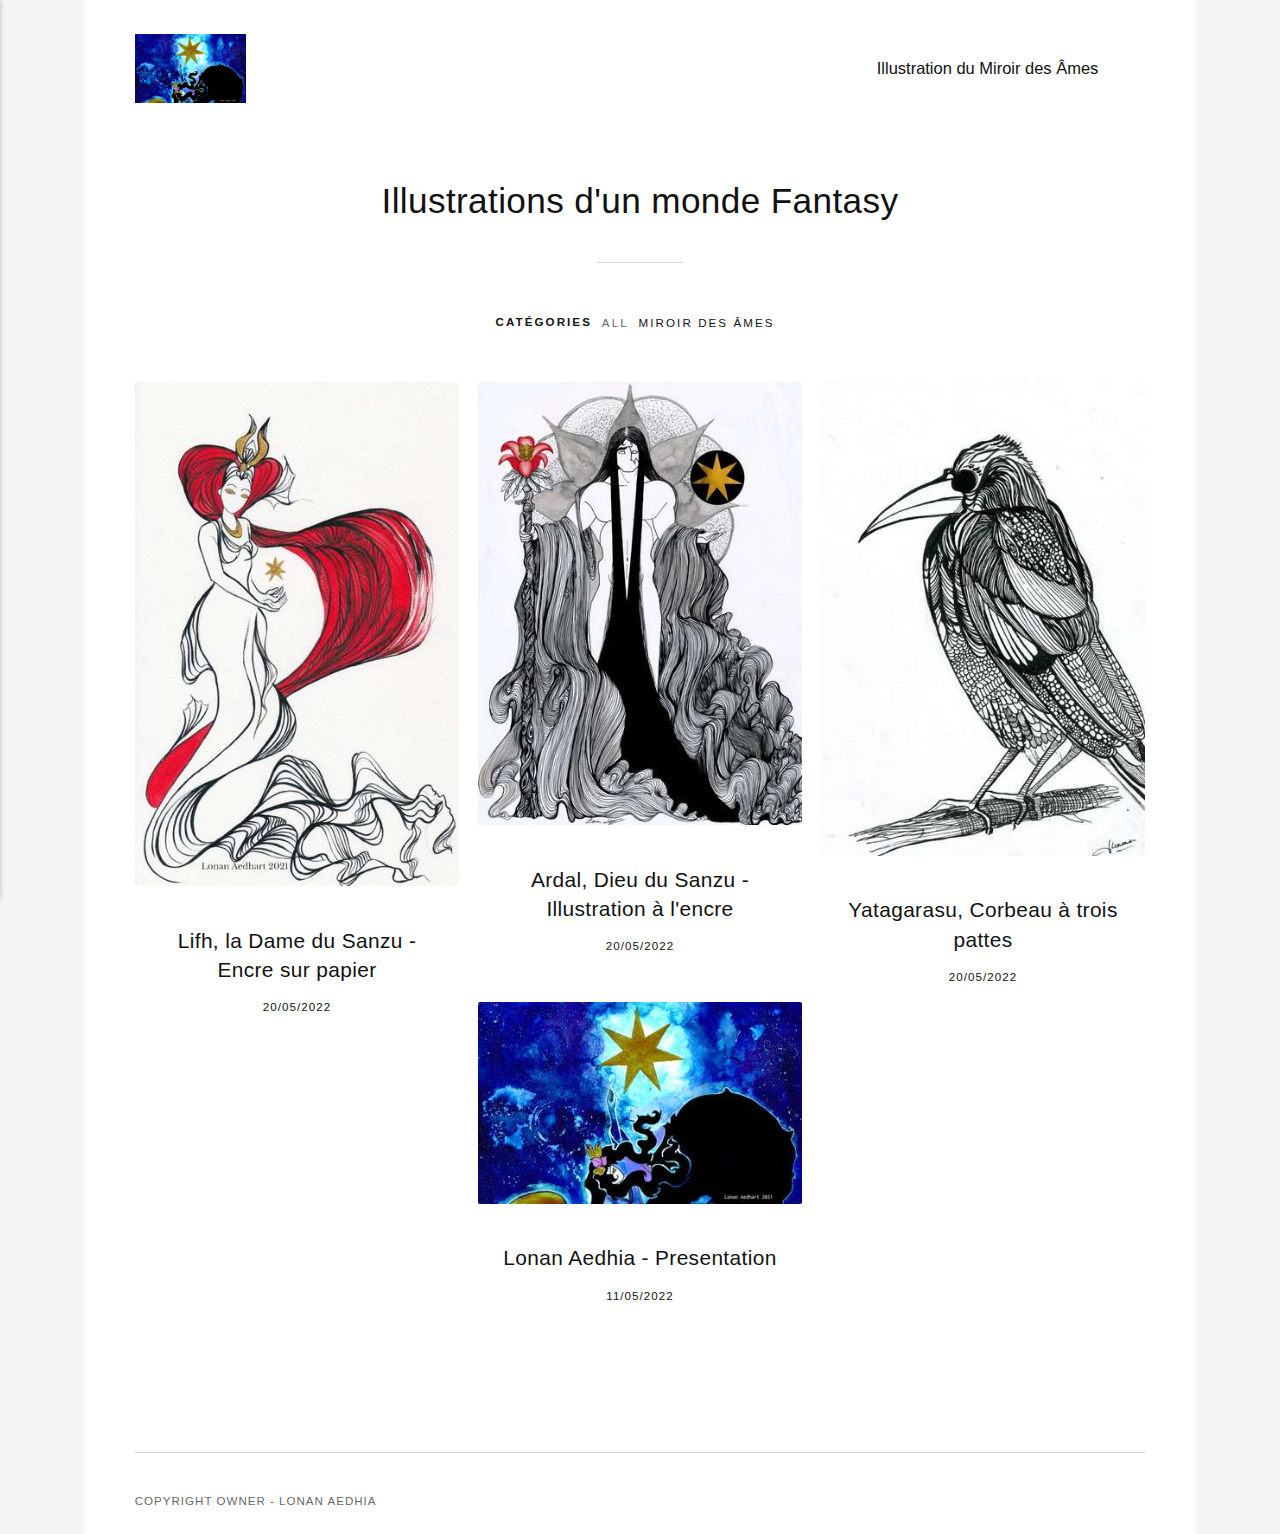
<file: index.html>
<!DOCTYPE html><html lang="fr"><head><meta charset="utf-8"><meta http-equiv="X-UA-Compatible" content="IE=edge"><meta name="viewport" content="width=device-width,initial-scale=1"><title>Lonan Aedhia Illustrations</title><meta name="description" content="Portfolio de Lonan Aedhia"><meta name="generator" content="Publii Open-Source CMS for Static Site"><link rel="canonical" href="https://lonanaedhia.github.io/Illustration/"><link rel="alternate" type="application/atom+xml" href="https://lonanaedhia.github.io/Illustration/feed.xml"><link rel="alternate" type="application/json" href="https://lonanaedhia.github.io/Illustration/feed.json"><meta property="og:title" content="Lonan Aedhia Illustrations"><meta property="og:image" content="https://lonanaedhia.github.io/Illustration/media/website/Astrae-Etoile-close-up-2.jpg"><meta property="og:site_name" content="Lonan Aedhia Illustrations"><meta property="og:description" content="Portfolio de Lonan Aedhia"><meta property="og:url" content="https://lonanaedhia.github.io/Illustration/"><meta property="og:type" content="website"><link rel="stylesheet" href="https://lonanaedhia.github.io/Illustration/assets/css/style.css?v=744b5aae3eb56c4a6235e2a86b6f066c"><script type="application/ld+json">{"@context":"http://schema.org","@type":"Organization","name":"Lonan Aedhia Illustrations","logo":"https://lonanaedhia.github.io/Illustration/media/website/Astrae-Etoile-close-up-2.jpg","url":"https://lonanaedhia.github.io/Illustration/"}</script></head><body><div class="container"><header class="header" id="js-header"><a href="https://lonanaedhia.github.io/Illustration/" class="logo"><img src="https://lonanaedhia.github.io/Illustration/media/website/Astrae-Etoile-close-up-2.jpg" alt="Lonan Aedhia Illustrations"></a><nav class="navbar js-navbar"><button class="navbar__toggle js-toggle" aria-label="Menu"><span class="navbar__toggle-box"><span class="navbar__toggle-inner">Menu</span></span></button><ul class="navbar__menu"><li><a href="https://lonanaedhia.github.io/Illustration/tags/" target="_self">Illustration du Miroir des Âmes</a></li></ul></nav><div class="search"><div class="search__overlay js-search-overlay"><form action="https://lonanaedhia.github.io/Illustration/search.html" class="search__form"><input class="search__input js-search-input" type="search" name="q" placeholder="search..." aria-label="Search input" autofocus="autofocus"> <button class="search__submit">Search</button></form></div><button class="search__btn js-search-btn" aria-label="Search"><svg role="presentation" focusable="false" height="15" width="15"><use xlink:href="https://lonanaedhia.github.io/Illustration/assets/svg/svg-map.svg#search"/></svg></button></div></header><main><div class="hero wrapper"><h1>Illustrations d'un monde Fantasy</h1></div><nav class="filter"><ul class="filter__button-group"><li><strong>Catégories</strong></li><li><button class="filter__item is-active" data-filter="*">All</button></li><li><button class="filter__item" data-filter=".miroir-des-ames">Miroir des Âmes</button></li></ul></nav><div class="l-col l-col--3"><article class="c-card miroir-des-ames"><a href="https://lonanaedhia.github.io/Illustration/lifh-la-dame-du-sanzu-encre-sur-papier.html" class="c-card__link"><div class="c-card__header"><img src="https://lonanaedhia.github.io/Illustration/media/posts/4/Lifh-01-SMALL.jpg" srcset="https://lonanaedhia.github.io/Illustration/media/posts/4/responsive/Lifh-01-SMALL-xs.jpg 300w, https://lonanaedhia.github.io/Illustration/media/posts/4/responsive/Lifh-01-SMALL-sm.jpg 480w, https://lonanaedhia.github.io/Illustration/media/posts/4/responsive/Lifh-01-SMALL-md.jpg 768w, https://lonanaedhia.github.io/Illustration/media/posts/4/responsive/Lifh-01-SMALL-lg.jpg 1024w, https://lonanaedhia.github.io/Illustration/media/posts/4/responsive/Lifh-01-SMALL-xl.jpg 1360w, https://lonanaedhia.github.io/Illustration/media/posts/4/responsive/Lifh-01-SMALL-2xl.jpg 1600w, https://lonanaedhia.github.io/Illustration/media/posts/4/responsive/Lifh-01-SMALL-sm2.jpg 375w" sizes="(min-width: 75em) 25vw, (min-width: 56.25em) 33vw, (min-width: 37.5em) 50vw, 100vw" loading="lazy" height="1000" width="644" alt="Lifh sanzu illustration encre Lonan Aedhia"></div><div class="c-card__body"><div class="c-card__text"><h2>Lifh, la Dame du Sanzu - Encre sur papier</h2><p><time datetime="2022-05-20T20:36">20/05/2022</time></p></div></div></a></article><article class="c-card miroir-des-ames"><a href="https://lonanaedhia.github.io/Illustration/ardal-dieu-du-sanzu-illustration-a-lencre.html" class="c-card__link"><div class="c-card__header"><img src="https://lonanaedhia.github.io/Illustration/media/posts/3/Ardal-01.jpg" srcset="https://lonanaedhia.github.io/Illustration/media/posts/3/responsive/Ardal-01-xs.jpg 300w, https://lonanaedhia.github.io/Illustration/media/posts/3/responsive/Ardal-01-sm.jpg 480w, https://lonanaedhia.github.io/Illustration/media/posts/3/responsive/Ardal-01-md.jpg 768w, https://lonanaedhia.github.io/Illustration/media/posts/3/responsive/Ardal-01-lg.jpg 1024w, https://lonanaedhia.github.io/Illustration/media/posts/3/responsive/Ardal-01-xl.jpg 1360w, https://lonanaedhia.github.io/Illustration/media/posts/3/responsive/Ardal-01-2xl.jpg 1600w, https://lonanaedhia.github.io/Illustration/media/posts/3/responsive/Ardal-01-sm2.jpg 375w" sizes="(min-width: 75em) 25vw, (min-width: 56.25em) 33vw, (min-width: 37.5em) 50vw, 100vw" loading="lazy" height="1000" width="733" alt="Ardal Sanzu Illustration encre papier"></div><div class="c-card__body"><div class="c-card__text"><h2>Ardal, Dieu du Sanzu - Illustration à l&#x27;encre</h2><p><time datetime="2022-05-20T17:07">20/05/2022</time></p></div></div></a></article><article class="c-card miroir-des-ames"><a href="https://lonanaedhia.github.io/Illustration/yatagarasu-corbeau-a-trois-pattes.html" class="c-card__link"><div class="c-card__header"><img src="https://lonanaedhia.github.io/Illustration/media/posts/2/243455613_384932749765584_7903655643948438683_n.jpg" srcset="https://lonanaedhia.github.io/Illustration/media/posts/2/responsive/243455613_384932749765584_7903655643948438683_n-xs.jpg 300w, https://lonanaedhia.github.io/Illustration/media/posts/2/responsive/243455613_384932749765584_7903655643948438683_n-sm.jpg 480w, https://lonanaedhia.github.io/Illustration/media/posts/2/responsive/243455613_384932749765584_7903655643948438683_n-md.jpg 768w, https://lonanaedhia.github.io/Illustration/media/posts/2/responsive/243455613_384932749765584_7903655643948438683_n-lg.jpg 1024w, https://lonanaedhia.github.io/Illustration/media/posts/2/responsive/243455613_384932749765584_7903655643948438683_n-xl.jpg 1360w, https://lonanaedhia.github.io/Illustration/media/posts/2/responsive/243455613_384932749765584_7903655643948438683_n-2xl.jpg 1600w, https://lonanaedhia.github.io/Illustration/media/posts/2/responsive/243455613_384932749765584_7903655643948438683_n-sm2.jpg 375w" sizes="(min-width: 75em) 25vw, (min-width: 56.25em) 33vw, (min-width: 37.5em) 50vw, 100vw" loading="lazy" height="1000" width="685" alt="Corbeau Illustration - Lonan Aedhia"></div><div class="c-card__body"><div class="c-card__text"><h2>Yatagarasu, Corbeau à trois pattes</h2><p><time datetime="2022-05-20T16:59">20/05/2022</time></p></div></div></a></article><article class="c-card"><a href="https://lonanaedhia.github.io/Illustration/lonan-aedhia-presentation.html" class="c-card__link"><div class="c-card__header"><img src="https://lonanaedhia.github.io/Illustration/media/posts/1/Astrae-Etoile-close-up-2-2.jpg" srcset="https://lonanaedhia.github.io/Illustration/media/posts/1/responsive/Astrae-Etoile-close-up-2-2-xs.jpg 300w, https://lonanaedhia.github.io/Illustration/media/posts/1/responsive/Astrae-Etoile-close-up-2-2-sm.jpg 480w, https://lonanaedhia.github.io/Illustration/media/posts/1/responsive/Astrae-Etoile-close-up-2-2-md.jpg 768w, https://lonanaedhia.github.io/Illustration/media/posts/1/responsive/Astrae-Etoile-close-up-2-2-lg.jpg 1024w, https://lonanaedhia.github.io/Illustration/media/posts/1/responsive/Astrae-Etoile-close-up-2-2-xl.jpg 1360w, https://lonanaedhia.github.io/Illustration/media/posts/1/responsive/Astrae-Etoile-close-up-2-2-2xl.jpg 1600w, https://lonanaedhia.github.io/Illustration/media/posts/1/responsive/Astrae-Etoile-close-up-2-2-sm2.jpg 375w" sizes="(min-width: 75em) 25vw, (min-width: 56.25em) 33vw, (min-width: 37.5em) 50vw, 100vw" loading="lazy" height="1242" width="2000" alt=""></div><div class="c-card__body"><div class="c-card__text"><h2>Lonan Aedhia - Presentation</h2><p><time datetime="2022-05-11T10:35">11/05/2022</time></p></div></div></a></article></div></main><footer class="footer"><div class="footer__copyright">Copyright owner - Lonan Aedhia</div></footer></div><script defer="defer" src="https://lonanaedhia.github.io/Illustration/assets/js/scripts.min.js?v=b1f07db09e44ca999e985e714f8eba4e"></script><script>window.publiiThemeMenuConfig={mobileMenuMode:'sidebar',animationSpeed:300,submenuWidth: 'auto',doubleClickTime:500,mobileMenuExpandableSubmenus:true,relatedContainerForOverlayMenuSelector:'.navbar'};</script><script defer="defer" src="https://lonanaedhia.github.io/Illustration/assets/js/isotope.pkgd.min.js?v=2afcff647ed260006faa71c8e779e8d4"></script><script>window.addEventListener("DOMContentLoaded",function(){var j=new Isotope(".l-col",{itemSelector:".c-card",percentPosition:true,layoutMode:"masonry",transitionDuration:"0.6s",masonry:{columnWidth:".c-card"}});var g=document.querySelector(".filter__button-group");if(g){g.addEventListener("click",function(i){if(!matchesSelector(i.target,"button")){return}var k=i.target.getAttribute("data-filter");k=k;j.arrange({filter:k})});var b=document.querySelectorAll(".filter__button-group");for(var c=0,e=b.length;c<e;c++){var d=b[c];h(d)}function h(i){i.addEventListener("click",function(k){if(!matchesSelector(k.target,"button")){return}i.querySelector(".is-active").classList.remove("is-active");k.target.classList.add("is-active")})}}var a=document.querySelector(".l-col");var f=document.querySelectorAll(".c-card");a.classList.add("is-visible");j.revealItemElements(f)});</script><script>/*<![CDATA[*/var images=document.querySelectorAll("img[loading]");for(var i=0;i<images.length;i++){if(images[i].complete){images[i].classList.add("is-loaded")}else{images[i].addEventListener("load",function(){this.classList.add("is-loaded")},false)}};/*]]>*/</script></body></html>
</file>
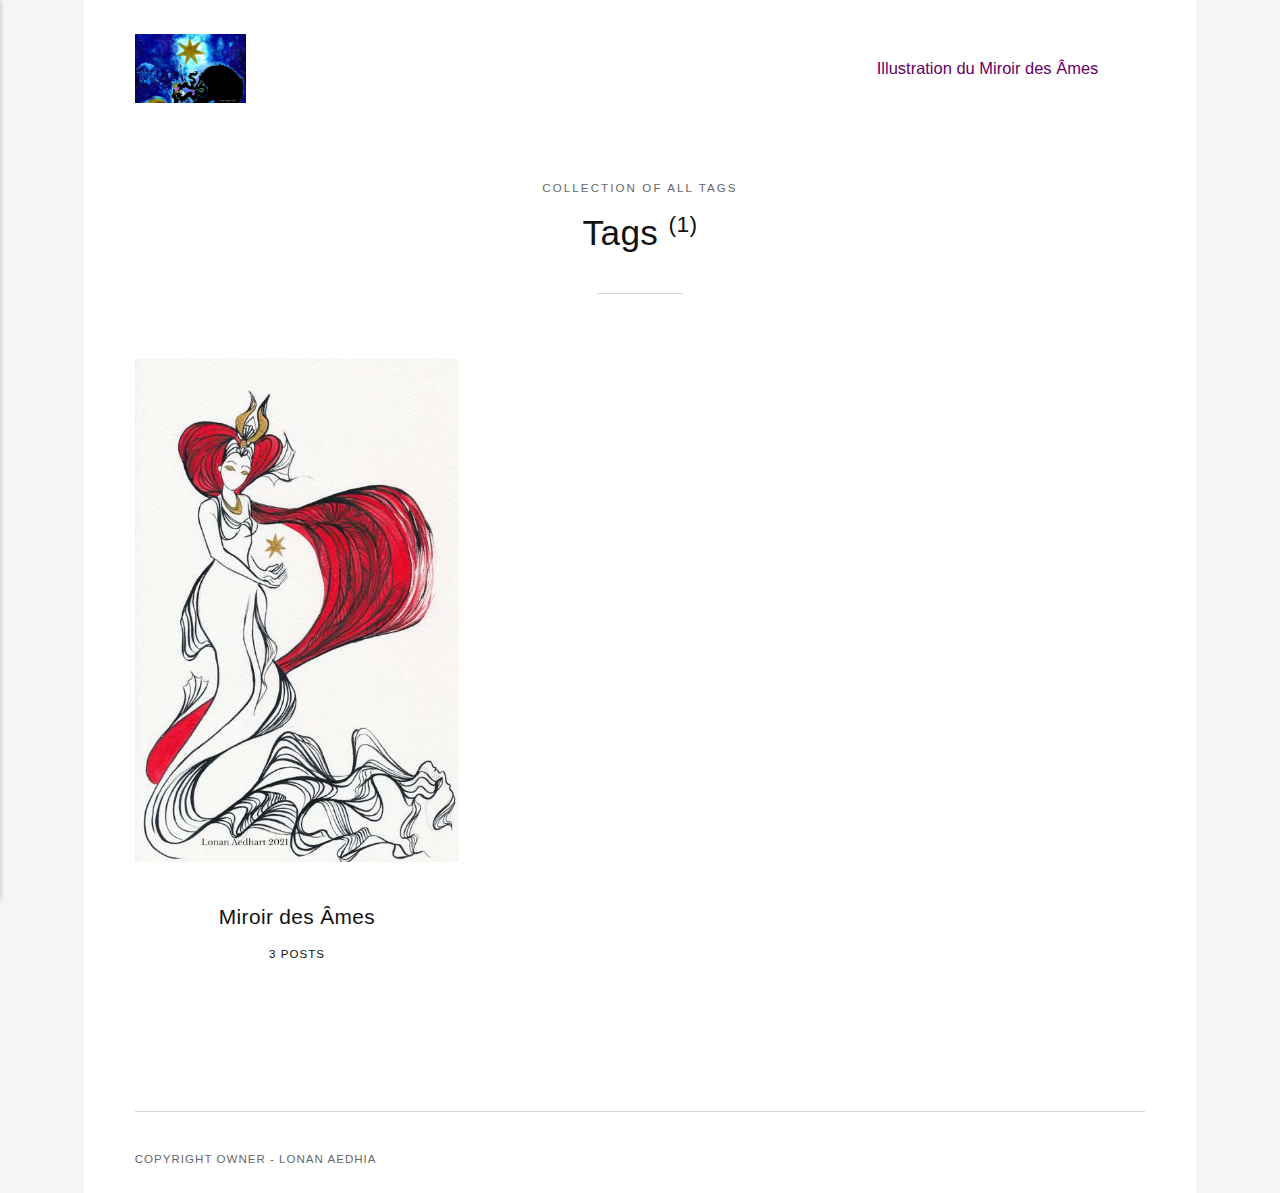
<file: tags/index.html>
<!DOCTYPE html><html lang="fr"><head><meta charset="utf-8"><meta http-equiv="X-UA-Compatible" content="IE=edge"><meta name="viewport" content="width=device-width,initial-scale=1"><title>Toutes les catégories - Lonan Aedhia Illustrations</title><meta name="robots" content="noindex, follow"><meta name="generator" content="Publii Open-Source CMS for Static Site"><link rel="alternate" type="application/atom+xml" href="https://lonanaedhia.github.io/Illustration/feed.xml"><link rel="alternate" type="application/json" href="https://lonanaedhia.github.io/Illustration/feed.json"><meta property="og:title" content="Lonan Aedhia Illustrations"><meta property="og:image" content="https://lonanaedhia.github.io/Illustration/media/website/Astrae-Etoile-close-up-2.jpg"><meta property="og:site_name" content="Lonan Aedhia Illustrations"><meta property="og:description" content="Portfolio de Lonan Aedhia"><meta property="og:url" content="https://lonanaedhia.github.io/Illustration/tags/"><meta property="og:type" content="website"><link rel="stylesheet" href="https://lonanaedhia.github.io/Illustration/assets/css/style.css?v=744b5aae3eb56c4a6235e2a86b6f066c"><script type="application/ld+json">{"@context":"http://schema.org","@type":"Organization","name":"Lonan Aedhia Illustrations","logo":"https://lonanaedhia.github.io/Illustration/media/website/Astrae-Etoile-close-up-2.jpg","url":"https://lonanaedhia.github.io/Illustration/"}</script></head><body><div class="container"><header class="header" id="js-header"><a href="https://lonanaedhia.github.io/Illustration/" class="logo"><img src="https://lonanaedhia.github.io/Illustration/media/website/Astrae-Etoile-close-up-2.jpg" alt="Lonan Aedhia Illustrations"></a><nav class="navbar js-navbar"><button class="navbar__toggle js-toggle" aria-label="Menu"><span class="navbar__toggle-box"><span class="navbar__toggle-inner">Menu</span></span></button><ul class="navbar__menu"><li class="active"><a href="https://lonanaedhia.github.io/Illustration/tags/" target="_self">Illustration du Miroir des Âmes</a></li></ul></nav><div class="search"><div class="search__overlay js-search-overlay"><form action="https://lonanaedhia.github.io/Illustration/search.html" class="search__form"><input class="search__input js-search-input" type="search" name="q" placeholder="search..." aria-label="Search input" autofocus="autofocus"> <button class="search__submit">Search</button></form></div><button class="search__btn js-search-btn" aria-label="Search"><svg role="presentation" focusable="false" height="15" width="15"><use xlink:href="https://lonanaedhia.github.io/Illustration/assets/svg/svg-map.svg#search"/></svg></button></div></header><main><div class="hero wrapper"><p>Collection of all tags</p><h1>Tags <sup>(1)</sup></h1></div><ul class="l-col l-col--3"><li class="c-card"><a href="https://lonanaedhia.github.io/Illustration/tags/miroir-des-ames/" class="c-card__link"><div class="c-card__header"><img src="https://lonanaedhia.github.io/Illustration/media/tags/1/Lifh-01-SMALL.jpg" srcset="https://lonanaedhia.github.io/Illustration/media/tags/1/responsive/Lifh-01-SMALL-xs.jpg 300w, https://lonanaedhia.github.io/Illustration/media/tags/1/responsive/Lifh-01-SMALL-sm.jpg 480w, https://lonanaedhia.github.io/Illustration/media/tags/1/responsive/Lifh-01-SMALL-md.jpg 768w, https://lonanaedhia.github.io/Illustration/media/tags/1/responsive/Lifh-01-SMALL-lg.jpg 1024w, https://lonanaedhia.github.io/Illustration/media/tags/1/responsive/Lifh-01-SMALL-xl.jpg 1360w, https://lonanaedhia.github.io/Illustration/media/tags/1/responsive/Lifh-01-SMALL-2xl.jpg 1600w" sizes="(min-width: 75em) 25vw, (min-width: 56.25em) 33vw, (min-width: 37.5em) 50vw, 100vw" loading="lazy" height="1000" width="644" alt=""></div><div class="c-card__body"><div class="c-card__text"><h2>Miroir des Âmes</h2><p>3 Posts</p></div></div></a></li></ul></main><footer class="footer"><div class="footer__copyright">Copyright owner - Lonan Aedhia</div></footer></div><script defer="defer" src="https://lonanaedhia.github.io/Illustration/assets/js/scripts.min.js?v=b1f07db09e44ca999e985e714f8eba4e"></script><script>window.publiiThemeMenuConfig={mobileMenuMode:'sidebar',animationSpeed:300,submenuWidth: 'auto',doubleClickTime:500,mobileMenuExpandableSubmenus:true,relatedContainerForOverlayMenuSelector:'.navbar'};</script><script defer="defer" src="https://lonanaedhia.github.io/Illustration/assets/js/isotope.pkgd.min.js?v=2afcff647ed260006faa71c8e779e8d4"></script><script>window.addEventListener("DOMContentLoaded",function(){var j=new Isotope(".l-col",{itemSelector:".c-card",percentPosition:true,layoutMode:"masonry",transitionDuration:"0.6s",masonry:{columnWidth:".c-card"}});var g=document.querySelector(".filter__button-group");if(g){g.addEventListener("click",function(i){if(!matchesSelector(i.target,"button")){return}var k=i.target.getAttribute("data-filter");k=k;j.arrange({filter:k})});var b=document.querySelectorAll(".filter__button-group");for(var c=0,e=b.length;c<e;c++){var d=b[c];h(d)}function h(i){i.addEventListener("click",function(k){if(!matchesSelector(k.target,"button")){return}i.querySelector(".is-active").classList.remove("is-active");k.target.classList.add("is-active")})}}var a=document.querySelector(".l-col");var f=document.querySelectorAll(".c-card");a.classList.add("is-visible");j.revealItemElements(f)});</script><script>/*<![CDATA[*/var images=document.querySelectorAll("img[loading]");for(var i=0;i<images.length;i++){if(images[i].complete){images[i].classList.add("is-loaded")}else{images[i].addEventListener("load",function(){this.classList.add("is-loaded")},false)}};/*]]>*/</script></body></html>
</file>
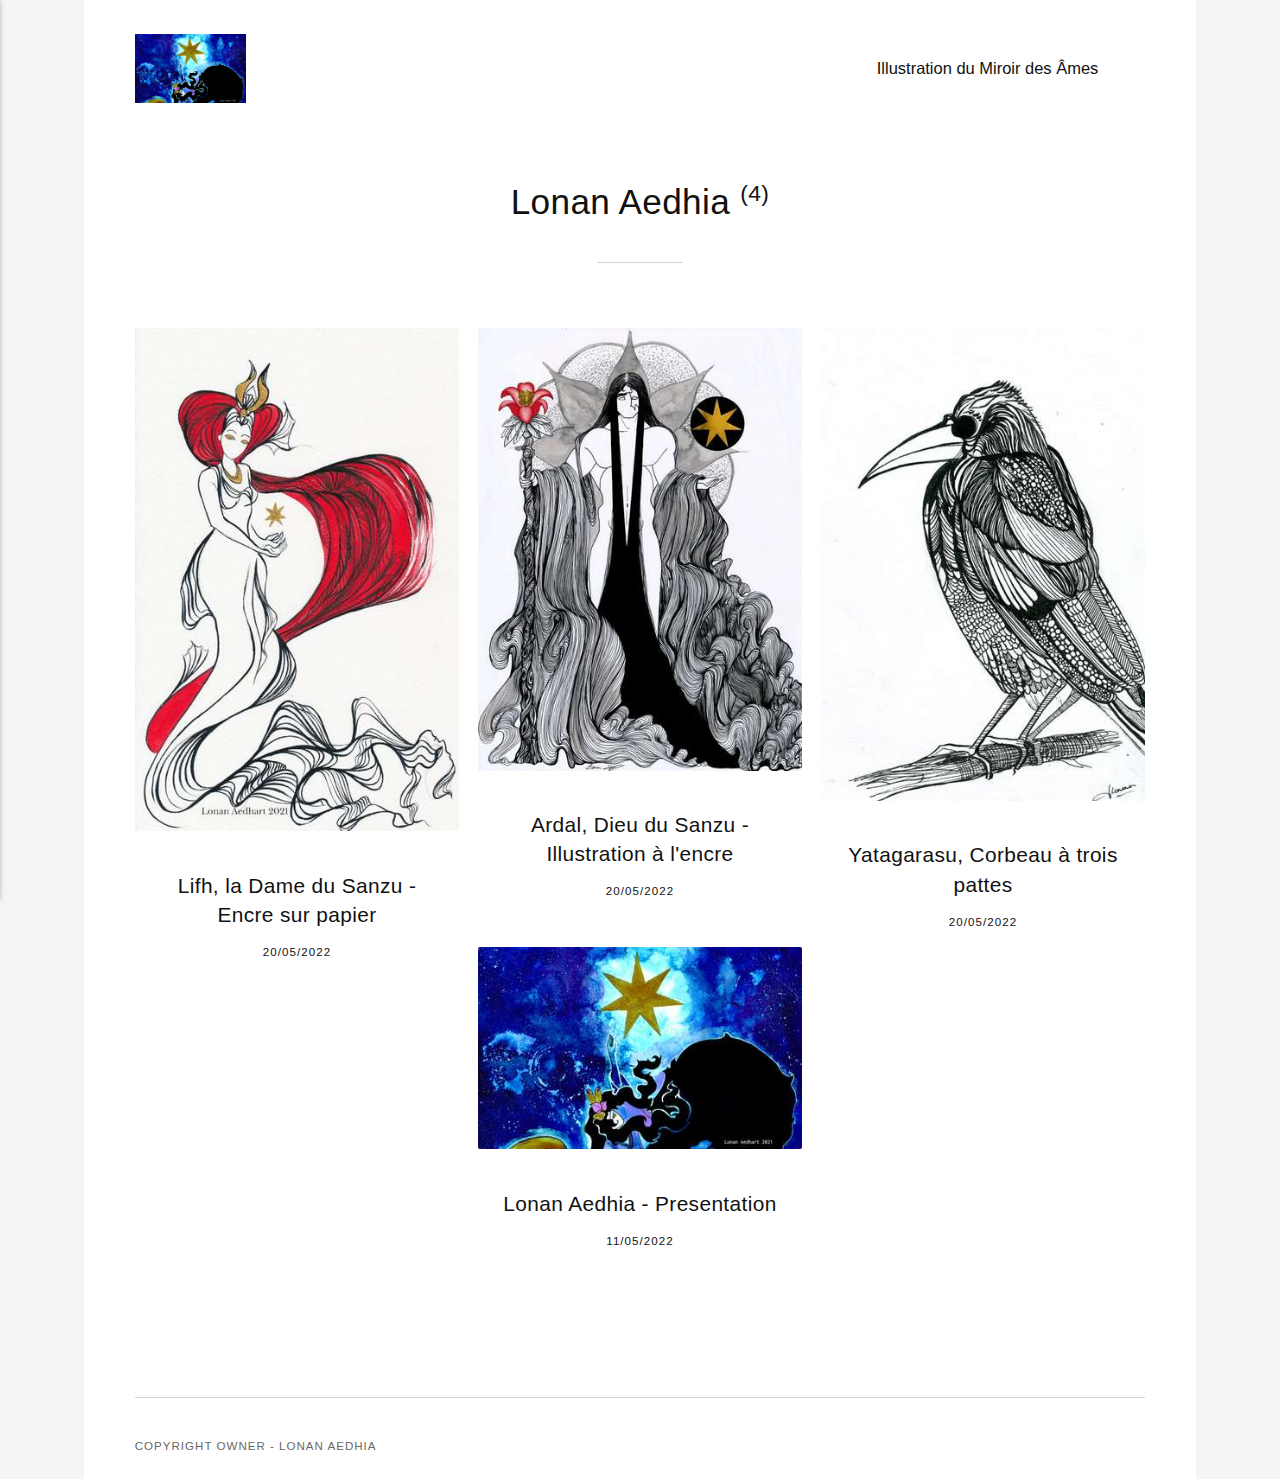
<file: authors/lonan-aedhia/index.html>
<!DOCTYPE html><html lang="fr"><head><meta charset="utf-8"><meta http-equiv="X-UA-Compatible" content="IE=edge"><meta name="viewport" content="width=device-width,initial-scale=1"><title>Author: Lonan Aedhia - Lonan Aedhia Illustrations</title><meta name="robots" content="noindex, follow"><meta name="generator" content="Publii Open-Source CMS for Static Site"><link rel="alternate" type="application/atom+xml" href="https://lonanaedhia.github.io/Illustration/feed.xml"><link rel="alternate" type="application/json" href="https://lonanaedhia.github.io/Illustration/feed.json"><meta property="og:title" content="Lonan Aedhia"><meta property="og:image" content="https://lonanaedhia.github.io/Illustration/media/website/Astrae-Etoile-close-up-2.jpg"><meta property="og:site_name" content="Lonan Aedhia Illustrations"><meta property="og:description" content="Portfolio de Lonan Aedhia"><meta property="og:url" content="https://lonanaedhia.github.io/Illustration/authors/lonan-aedhia/"><meta property="og:type" content="website"><link rel="stylesheet" href="https://lonanaedhia.github.io/Illustration/assets/css/style.css?v=744b5aae3eb56c4a6235e2a86b6f066c"><script type="application/ld+json">{"@context":"http://schema.org","@type":"Organization","name":"Lonan Aedhia Illustrations","logo":"https://lonanaedhia.github.io/Illustration/media/website/Astrae-Etoile-close-up-2.jpg","url":"https://lonanaedhia.github.io/Illustration/"}</script></head><body><div class="container"><header class="header" id="js-header"><a href="https://lonanaedhia.github.io/Illustration/" class="logo"><img src="https://lonanaedhia.github.io/Illustration/media/website/Astrae-Etoile-close-up-2.jpg" alt="Lonan Aedhia Illustrations"></a><nav class="navbar js-navbar"><button class="navbar__toggle js-toggle" aria-label="Menu"><span class="navbar__toggle-box"><span class="navbar__toggle-inner">Menu</span></span></button><ul class="navbar__menu"><li><a href="https://lonanaedhia.github.io/Illustration/tags/" target="_self">Illustration du Miroir des Âmes</a></li></ul></nav><div class="search"><div class="search__overlay js-search-overlay"><form action="https://lonanaedhia.github.io/Illustration/search.html" class="search__form"><input class="search__input js-search-input" type="search" name="q" placeholder="search..." aria-label="Search input" autofocus="autofocus"> <button class="search__submit">Search</button></form></div><button class="search__btn js-search-btn" aria-label="Search"><svg role="presentation" focusable="false" height="15" width="15"><use xlink:href="https://lonanaedhia.github.io/Illustration/assets/svg/svg-map.svg#search"/></svg></button></div></header><main><div class="hero wrapper"><h1>Lonan Aedhia <sup>(4)</sup></h1></div><div class="l-col l-col--3"><article class="c-card"><a href="https://lonanaedhia.github.io/Illustration/lifh-la-dame-du-sanzu-encre-sur-papier.html" class="c-card__link"><div class="c-card__header"><img src="https://lonanaedhia.github.io/Illustration/media/posts/4/Lifh-01-SMALL.jpg" srcset="https://lonanaedhia.github.io/Illustration/media/posts/4/responsive/Lifh-01-SMALL-xs.jpg 300w, https://lonanaedhia.github.io/Illustration/media/posts/4/responsive/Lifh-01-SMALL-sm.jpg 480w, https://lonanaedhia.github.io/Illustration/media/posts/4/responsive/Lifh-01-SMALL-md.jpg 768w, https://lonanaedhia.github.io/Illustration/media/posts/4/responsive/Lifh-01-SMALL-lg.jpg 1024w, https://lonanaedhia.github.io/Illustration/media/posts/4/responsive/Lifh-01-SMALL-xl.jpg 1360w, https://lonanaedhia.github.io/Illustration/media/posts/4/responsive/Lifh-01-SMALL-2xl.jpg 1600w, https://lonanaedhia.github.io/Illustration/media/posts/4/responsive/Lifh-01-SMALL-sm2.jpg 375w" sizes="(min-width: 75em) 25vw, (min-width: 56.25em) 33vw, (min-width: 37.5em) 50vw, 100vw" loading="lazy" height="1000" width="644" alt="Lifh sanzu illustration encre Lonan Aedhia"></div><div class="c-card__body"><div class="c-card__text"><h2>Lifh, la Dame du Sanzu - Encre sur papier</h2><p><time datetime="2022-05-20T20:36">20/05/2022</time></p></div></div></a></article><article class="c-card"><a href="https://lonanaedhia.github.io/Illustration/ardal-dieu-du-sanzu-illustration-a-lencre.html" class="c-card__link"><div class="c-card__header"><img src="https://lonanaedhia.github.io/Illustration/media/posts/3/Ardal-01.jpg" srcset="https://lonanaedhia.github.io/Illustration/media/posts/3/responsive/Ardal-01-xs.jpg 300w, https://lonanaedhia.github.io/Illustration/media/posts/3/responsive/Ardal-01-sm.jpg 480w, https://lonanaedhia.github.io/Illustration/media/posts/3/responsive/Ardal-01-md.jpg 768w, https://lonanaedhia.github.io/Illustration/media/posts/3/responsive/Ardal-01-lg.jpg 1024w, https://lonanaedhia.github.io/Illustration/media/posts/3/responsive/Ardal-01-xl.jpg 1360w, https://lonanaedhia.github.io/Illustration/media/posts/3/responsive/Ardal-01-2xl.jpg 1600w, https://lonanaedhia.github.io/Illustration/media/posts/3/responsive/Ardal-01-sm2.jpg 375w" sizes="(min-width: 75em) 25vw, (min-width: 56.25em) 33vw, (min-width: 37.5em) 50vw, 100vw" loading="lazy" height="1000" width="733" alt="Ardal Sanzu Illustration encre papier"></div><div class="c-card__body"><div class="c-card__text"><h2>Ardal, Dieu du Sanzu - Illustration à l&#x27;encre</h2><p><time datetime="2022-05-20T17:07">20/05/2022</time></p></div></div></a></article><article class="c-card"><a href="https://lonanaedhia.github.io/Illustration/yatagarasu-corbeau-a-trois-pattes.html" class="c-card__link"><div class="c-card__header"><img src="https://lonanaedhia.github.io/Illustration/media/posts/2/243455613_384932749765584_7903655643948438683_n.jpg" srcset="https://lonanaedhia.github.io/Illustration/media/posts/2/responsive/243455613_384932749765584_7903655643948438683_n-xs.jpg 300w, https://lonanaedhia.github.io/Illustration/media/posts/2/responsive/243455613_384932749765584_7903655643948438683_n-sm.jpg 480w, https://lonanaedhia.github.io/Illustration/media/posts/2/responsive/243455613_384932749765584_7903655643948438683_n-md.jpg 768w, https://lonanaedhia.github.io/Illustration/media/posts/2/responsive/243455613_384932749765584_7903655643948438683_n-lg.jpg 1024w, https://lonanaedhia.github.io/Illustration/media/posts/2/responsive/243455613_384932749765584_7903655643948438683_n-xl.jpg 1360w, https://lonanaedhia.github.io/Illustration/media/posts/2/responsive/243455613_384932749765584_7903655643948438683_n-2xl.jpg 1600w, https://lonanaedhia.github.io/Illustration/media/posts/2/responsive/243455613_384932749765584_7903655643948438683_n-sm2.jpg 375w" sizes="(min-width: 75em) 25vw, (min-width: 56.25em) 33vw, (min-width: 37.5em) 50vw, 100vw" loading="lazy" height="1000" width="685" alt="Corbeau Illustration - Lonan Aedhia"></div><div class="c-card__body"><div class="c-card__text"><h2>Yatagarasu, Corbeau à trois pattes</h2><p><time datetime="2022-05-20T16:59">20/05/2022</time></p></div></div></a></article><article class="c-card"><a href="https://lonanaedhia.github.io/Illustration/lonan-aedhia-presentation.html" class="c-card__link"><div class="c-card__header"><img src="https://lonanaedhia.github.io/Illustration/media/posts/1/Astrae-Etoile-close-up-2-2.jpg" srcset="https://lonanaedhia.github.io/Illustration/media/posts/1/responsive/Astrae-Etoile-close-up-2-2-xs.jpg 300w, https://lonanaedhia.github.io/Illustration/media/posts/1/responsive/Astrae-Etoile-close-up-2-2-sm.jpg 480w, https://lonanaedhia.github.io/Illustration/media/posts/1/responsive/Astrae-Etoile-close-up-2-2-md.jpg 768w, https://lonanaedhia.github.io/Illustration/media/posts/1/responsive/Astrae-Etoile-close-up-2-2-lg.jpg 1024w, https://lonanaedhia.github.io/Illustration/media/posts/1/responsive/Astrae-Etoile-close-up-2-2-xl.jpg 1360w, https://lonanaedhia.github.io/Illustration/media/posts/1/responsive/Astrae-Etoile-close-up-2-2-2xl.jpg 1600w, https://lonanaedhia.github.io/Illustration/media/posts/1/responsive/Astrae-Etoile-close-up-2-2-sm2.jpg 375w" sizes="(min-width: 75em) 25vw, (min-width: 56.25em) 33vw, (min-width: 37.5em) 50vw, 100vw" loading="lazy" height="1242" width="2000" alt=""></div><div class="c-card__body"><div class="c-card__text"><h2>Lonan Aedhia - Presentation</h2><p><time datetime="2022-05-11T10:35">11/05/2022</time></p></div></div></a></article></div></main><footer class="footer"><div class="footer__copyright">Copyright owner - Lonan Aedhia</div></footer></div><script defer="defer" src="https://lonanaedhia.github.io/Illustration/assets/js/scripts.min.js?v=b1f07db09e44ca999e985e714f8eba4e"></script><script>window.publiiThemeMenuConfig={mobileMenuMode:'sidebar',animationSpeed:300,submenuWidth: 'auto',doubleClickTime:500,mobileMenuExpandableSubmenus:true,relatedContainerForOverlayMenuSelector:'.navbar'};</script><script defer="defer" src="https://lonanaedhia.github.io/Illustration/assets/js/isotope.pkgd.min.js?v=2afcff647ed260006faa71c8e779e8d4"></script><script>window.addEventListener("DOMContentLoaded",function(){var j=new Isotope(".l-col",{itemSelector:".c-card",percentPosition:true,layoutMode:"masonry",transitionDuration:"0.6s",masonry:{columnWidth:".c-card"}});var g=document.querySelector(".filter__button-group");if(g){g.addEventListener("click",function(i){if(!matchesSelector(i.target,"button")){return}var k=i.target.getAttribute("data-filter");k=k;j.arrange({filter:k})});var b=document.querySelectorAll(".filter__button-group");for(var c=0,e=b.length;c<e;c++){var d=b[c];h(d)}function h(i){i.addEventListener("click",function(k){if(!matchesSelector(k.target,"button")){return}i.querySelector(".is-active").classList.remove("is-active");k.target.classList.add("is-active")})}}var a=document.querySelector(".l-col");var f=document.querySelectorAll(".c-card");a.classList.add("is-visible");j.revealItemElements(f)});</script><script>/*<![CDATA[*/var images=document.querySelectorAll("img[loading]");for(var i=0;i<images.length;i++){if(images[i].complete){images[i].classList.add("is-loaded")}else{images[i].addEventListener("load",function(){this.classList.add("is-loaded")},false)}};/*]]>*/</script></body></html>
</file>
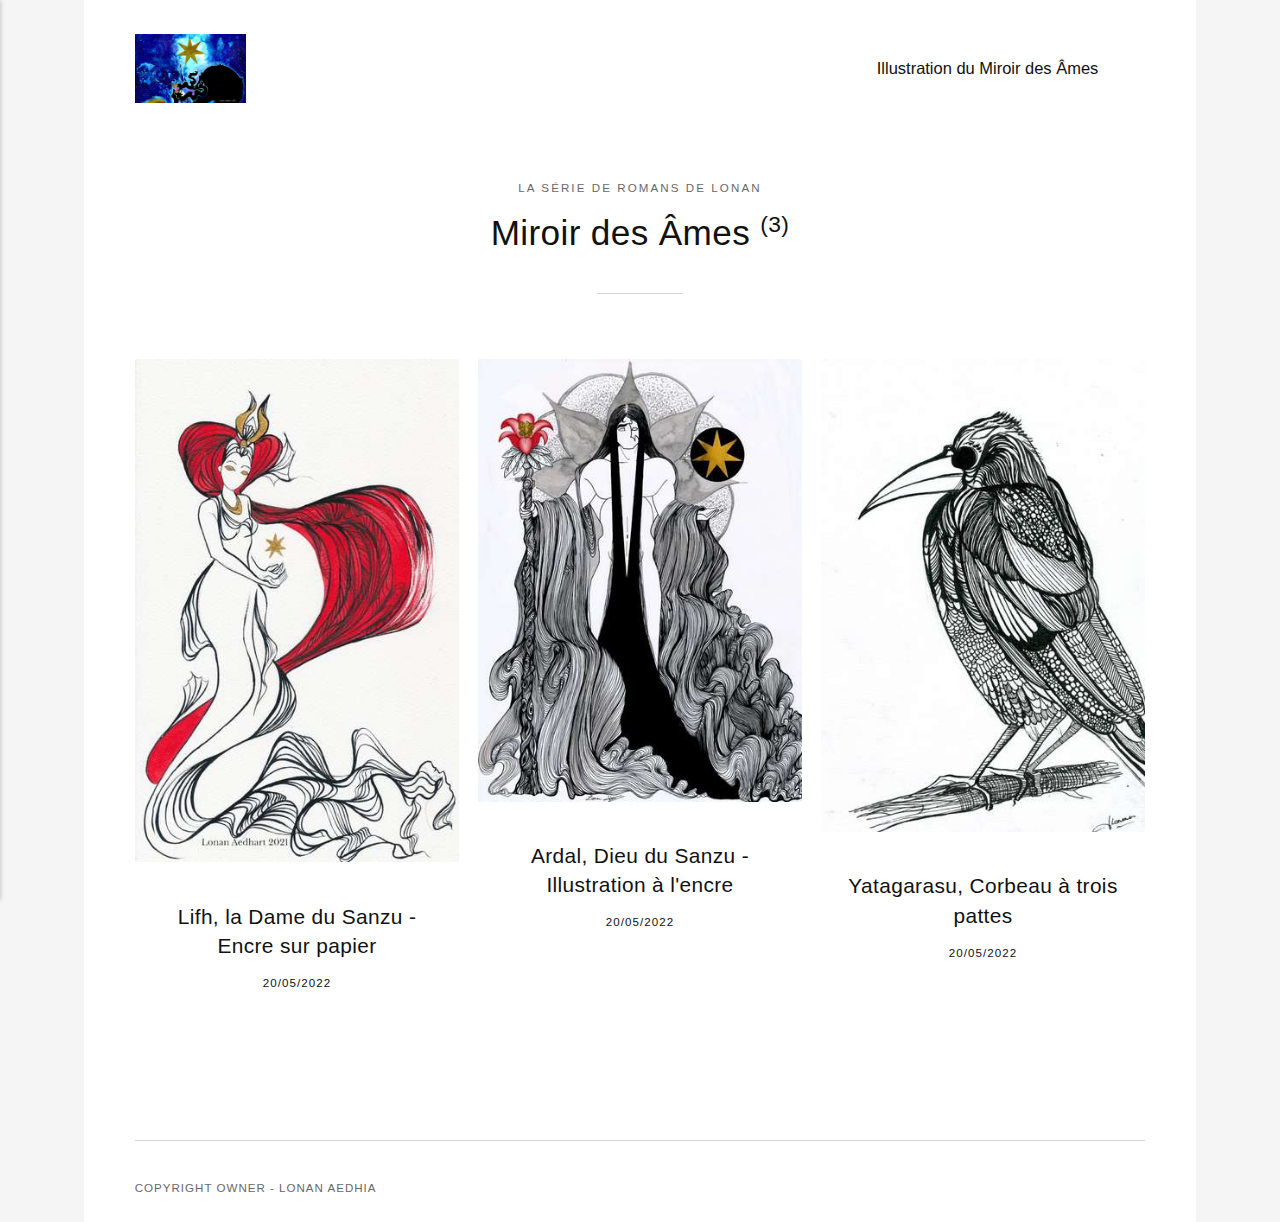
<file: tags/miroir-des-ames/index.html>
<!DOCTYPE html><html lang="fr"><head><meta charset="utf-8"><meta http-equiv="X-UA-Compatible" content="IE=edge"><meta name="viewport" content="width=device-width,initial-scale=1"><title>Category: Miroir des Âmes - Lonan Aedhia Illustrations</title><meta name="robots" content="noindex, follow"><meta name="generator" content="Publii Open-Source CMS for Static Site"><link rel="alternate" type="application/atom+xml" href="https://lonanaedhia.github.io/Illustration/feed.xml"><link rel="alternate" type="application/json" href="https://lonanaedhia.github.io/Illustration/feed.json"><meta property="og:title" content="Miroir des Âmes"><meta property="og:image" content="https://lonanaedhia.github.io/Illustration/media/website/Astrae-Etoile-close-up-2.jpg"><meta property="og:site_name" content="Lonan Aedhia Illustrations"><meta property="og:description" content="Portfolio de Lonan Aedhia"><meta property="og:url" content="https://lonanaedhia.github.io/Illustration/tags/miroir-des-ames/"><meta property="og:type" content="website"><link rel="stylesheet" href="https://lonanaedhia.github.io/Illustration/assets/css/style.css?v=744b5aae3eb56c4a6235e2a86b6f066c"><script type="application/ld+json">{"@context":"http://schema.org","@type":"Organization","name":"Lonan Aedhia Illustrations","logo":"https://lonanaedhia.github.io/Illustration/media/website/Astrae-Etoile-close-up-2.jpg","url":"https://lonanaedhia.github.io/Illustration/"}</script></head><body><div class="container"><header class="header" id="js-header"><a href="https://lonanaedhia.github.io/Illustration/" class="logo"><img src="https://lonanaedhia.github.io/Illustration/media/website/Astrae-Etoile-close-up-2.jpg" alt="Lonan Aedhia Illustrations"></a><nav class="navbar js-navbar"><button class="navbar__toggle js-toggle" aria-label="Menu"><span class="navbar__toggle-box"><span class="navbar__toggle-inner">Menu</span></span></button><ul class="navbar__menu"><li><a href="https://lonanaedhia.github.io/Illustration/tags/" target="_self">Illustration du Miroir des Âmes</a></li></ul></nav><div class="search"><div class="search__overlay js-search-overlay"><form action="https://lonanaedhia.github.io/Illustration/search.html" class="search__form"><input class="search__input js-search-input" type="search" name="q" placeholder="search..." aria-label="Search input" autofocus="autofocus"> <button class="search__submit">Search</button></form></div><button class="search__btn js-search-btn" aria-label="Search"><svg role="presentation" focusable="false" height="15" width="15"><use xlink:href="https://lonanaedhia.github.io/Illustration/assets/svg/svg-map.svg#search"/></svg></button></div></header><main><div class="hero wrapper"><p>La série de romans de Lonan</p><h1>Miroir des Âmes <sup>(3)</sup></h1></div><div class="l-col l-col--3"><article class="c-card"><a href="https://lonanaedhia.github.io/Illustration/lifh-la-dame-du-sanzu-encre-sur-papier.html" class="c-card__link"><div class="c-card__header"><img src="https://lonanaedhia.github.io/Illustration/media/posts/4/Lifh-01-SMALL.jpg" srcset="https://lonanaedhia.github.io/Illustration/media/posts/4/responsive/Lifh-01-SMALL-xs.jpg 300w, https://lonanaedhia.github.io/Illustration/media/posts/4/responsive/Lifh-01-SMALL-sm.jpg 480w, https://lonanaedhia.github.io/Illustration/media/posts/4/responsive/Lifh-01-SMALL-md.jpg 768w, https://lonanaedhia.github.io/Illustration/media/posts/4/responsive/Lifh-01-SMALL-lg.jpg 1024w, https://lonanaedhia.github.io/Illustration/media/posts/4/responsive/Lifh-01-SMALL-xl.jpg 1360w, https://lonanaedhia.github.io/Illustration/media/posts/4/responsive/Lifh-01-SMALL-2xl.jpg 1600w, https://lonanaedhia.github.io/Illustration/media/posts/4/responsive/Lifh-01-SMALL-sm2.jpg 375w" sizes="(min-width: 75em) 25vw, (min-width: 56.25em) 33vw, (min-width: 37.5em) 50vw, 100vw" loading="lazy" height="1000" width="644" alt="Lifh sanzu illustration encre Lonan Aedhia"></div><div class="c-card__body"><div class="c-card__text"><h2>Lifh, la Dame du Sanzu - Encre sur papier</h2><p><time datetime="2022-05-20T20:36">20/05/2022</time></p></div></div></a></article><article class="c-card"><a href="https://lonanaedhia.github.io/Illustration/ardal-dieu-du-sanzu-illustration-a-lencre.html" class="c-card__link"><div class="c-card__header"><img src="https://lonanaedhia.github.io/Illustration/media/posts/3/Ardal-01.jpg" srcset="https://lonanaedhia.github.io/Illustration/media/posts/3/responsive/Ardal-01-xs.jpg 300w, https://lonanaedhia.github.io/Illustration/media/posts/3/responsive/Ardal-01-sm.jpg 480w, https://lonanaedhia.github.io/Illustration/media/posts/3/responsive/Ardal-01-md.jpg 768w, https://lonanaedhia.github.io/Illustration/media/posts/3/responsive/Ardal-01-lg.jpg 1024w, https://lonanaedhia.github.io/Illustration/media/posts/3/responsive/Ardal-01-xl.jpg 1360w, https://lonanaedhia.github.io/Illustration/media/posts/3/responsive/Ardal-01-2xl.jpg 1600w, https://lonanaedhia.github.io/Illustration/media/posts/3/responsive/Ardal-01-sm2.jpg 375w" sizes="(min-width: 75em) 25vw, (min-width: 56.25em) 33vw, (min-width: 37.5em) 50vw, 100vw" loading="lazy" height="1000" width="733" alt="Ardal Sanzu Illustration encre papier"></div><div class="c-card__body"><div class="c-card__text"><h2>Ardal, Dieu du Sanzu - Illustration à l&#x27;encre</h2><p><time datetime="2022-05-20T17:07">20/05/2022</time></p></div></div></a></article><article class="c-card"><a href="https://lonanaedhia.github.io/Illustration/yatagarasu-corbeau-a-trois-pattes.html" class="c-card__link"><div class="c-card__header"><img src="https://lonanaedhia.github.io/Illustration/media/posts/2/243455613_384932749765584_7903655643948438683_n.jpg" srcset="https://lonanaedhia.github.io/Illustration/media/posts/2/responsive/243455613_384932749765584_7903655643948438683_n-xs.jpg 300w, https://lonanaedhia.github.io/Illustration/media/posts/2/responsive/243455613_384932749765584_7903655643948438683_n-sm.jpg 480w, https://lonanaedhia.github.io/Illustration/media/posts/2/responsive/243455613_384932749765584_7903655643948438683_n-md.jpg 768w, https://lonanaedhia.github.io/Illustration/media/posts/2/responsive/243455613_384932749765584_7903655643948438683_n-lg.jpg 1024w, https://lonanaedhia.github.io/Illustration/media/posts/2/responsive/243455613_384932749765584_7903655643948438683_n-xl.jpg 1360w, https://lonanaedhia.github.io/Illustration/media/posts/2/responsive/243455613_384932749765584_7903655643948438683_n-2xl.jpg 1600w, https://lonanaedhia.github.io/Illustration/media/posts/2/responsive/243455613_384932749765584_7903655643948438683_n-sm2.jpg 375w" sizes="(min-width: 75em) 25vw, (min-width: 56.25em) 33vw, (min-width: 37.5em) 50vw, 100vw" loading="lazy" height="1000" width="685" alt="Corbeau Illustration - Lonan Aedhia"></div><div class="c-card__body"><div class="c-card__text"><h2>Yatagarasu, Corbeau à trois pattes</h2><p><time datetime="2022-05-20T16:59">20/05/2022</time></p></div></div></a></article></div></main><footer class="footer"><div class="footer__copyright">Copyright owner - Lonan Aedhia</div></footer></div><script defer="defer" src="https://lonanaedhia.github.io/Illustration/assets/js/scripts.min.js?v=b1f07db09e44ca999e985e714f8eba4e"></script><script>window.publiiThemeMenuConfig={mobileMenuMode:'sidebar',animationSpeed:300,submenuWidth: 'auto',doubleClickTime:500,mobileMenuExpandableSubmenus:true,relatedContainerForOverlayMenuSelector:'.navbar'};</script><script defer="defer" src="https://lonanaedhia.github.io/Illustration/assets/js/isotope.pkgd.min.js?v=2afcff647ed260006faa71c8e779e8d4"></script><script>window.addEventListener("DOMContentLoaded",function(){var j=new Isotope(".l-col",{itemSelector:".c-card",percentPosition:true,layoutMode:"masonry",transitionDuration:"0.6s",masonry:{columnWidth:".c-card"}});var g=document.querySelector(".filter__button-group");if(g){g.addEventListener("click",function(i){if(!matchesSelector(i.target,"button")){return}var k=i.target.getAttribute("data-filter");k=k;j.arrange({filter:k})});var b=document.querySelectorAll(".filter__button-group");for(var c=0,e=b.length;c<e;c++){var d=b[c];h(d)}function h(i){i.addEventListener("click",function(k){if(!matchesSelector(k.target,"button")){return}i.querySelector(".is-active").classList.remove("is-active");k.target.classList.add("is-active")})}}var a=document.querySelector(".l-col");var f=document.querySelectorAll(".c-card");a.classList.add("is-visible");j.revealItemElements(f)});</script><script>/*<![CDATA[*/var images=document.querySelectorAll("img[loading]");for(var i=0;i<images.length;i++){if(images[i].complete){images[i].classList.add("is-loaded")}else{images[i].addEventListener("load",function(){this.classList.add("is-loaded")},false)}};/*]]>*/</script></body></html>
</file>
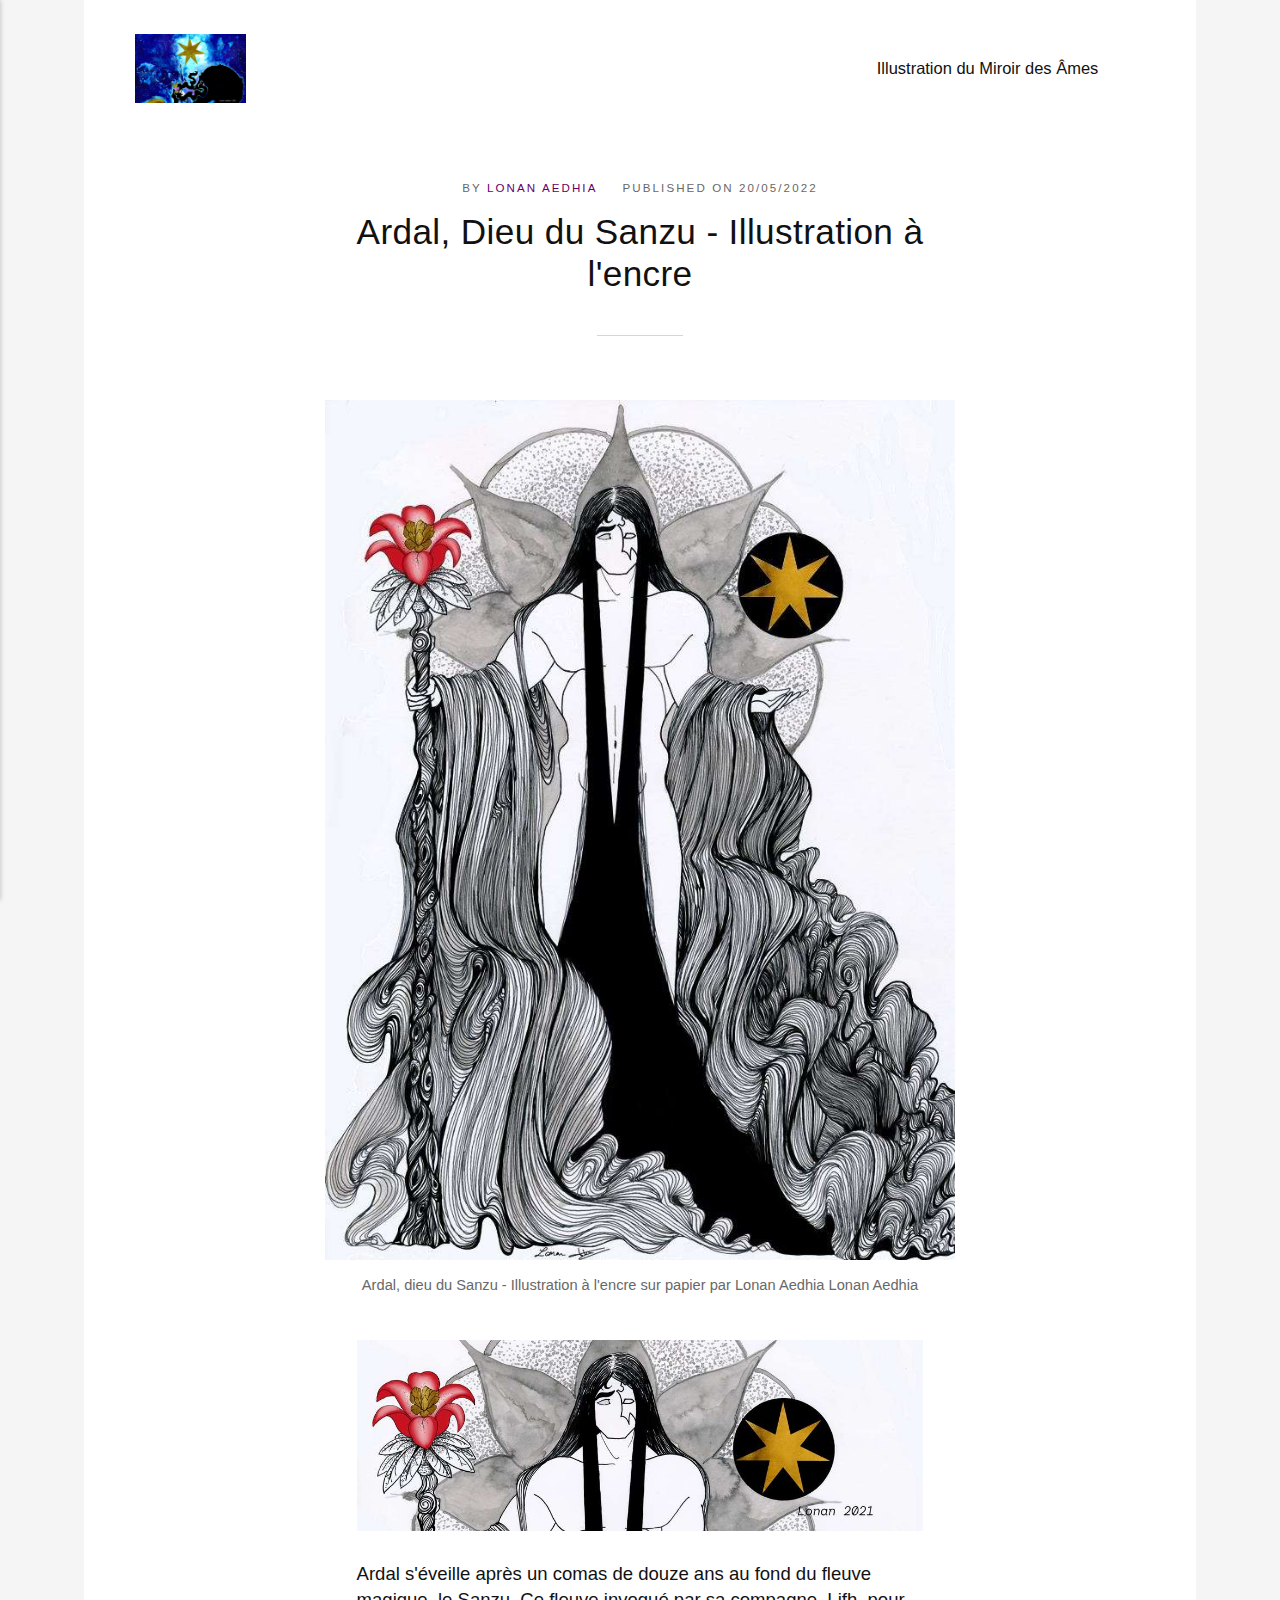
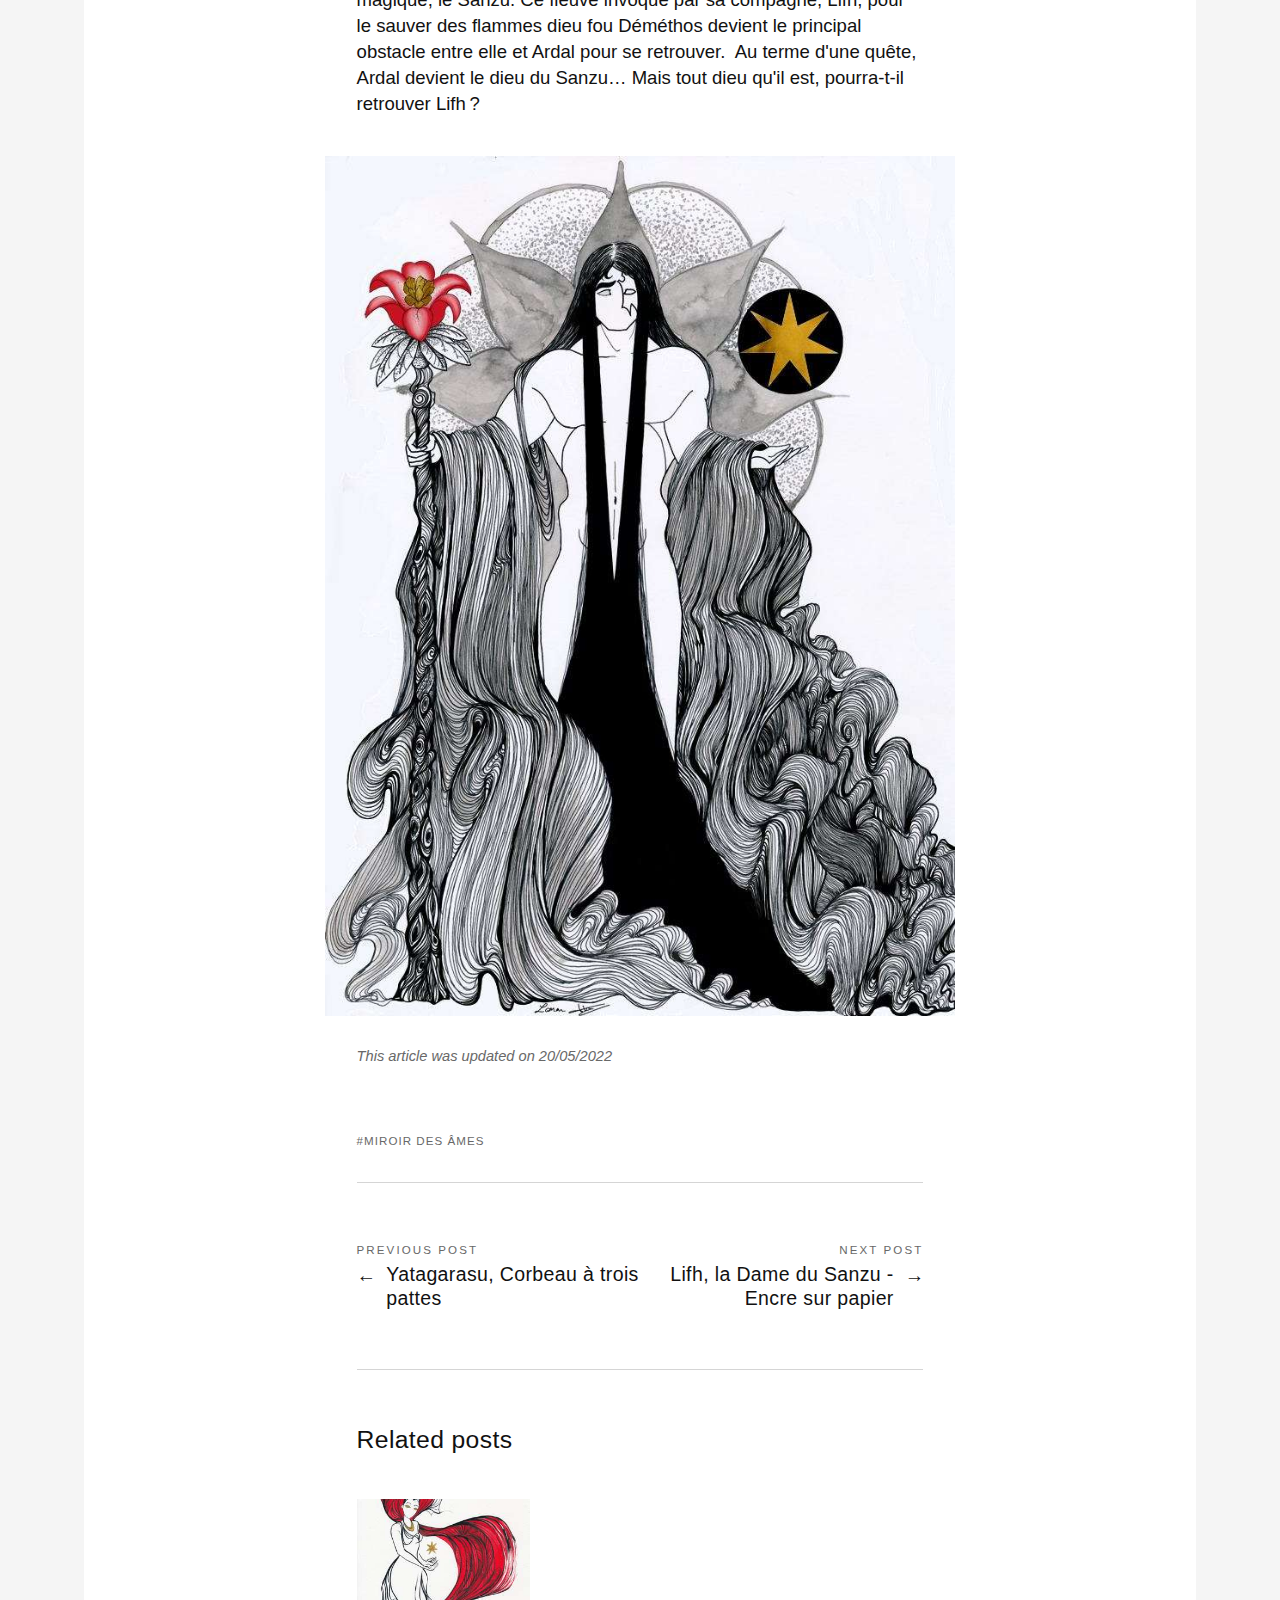
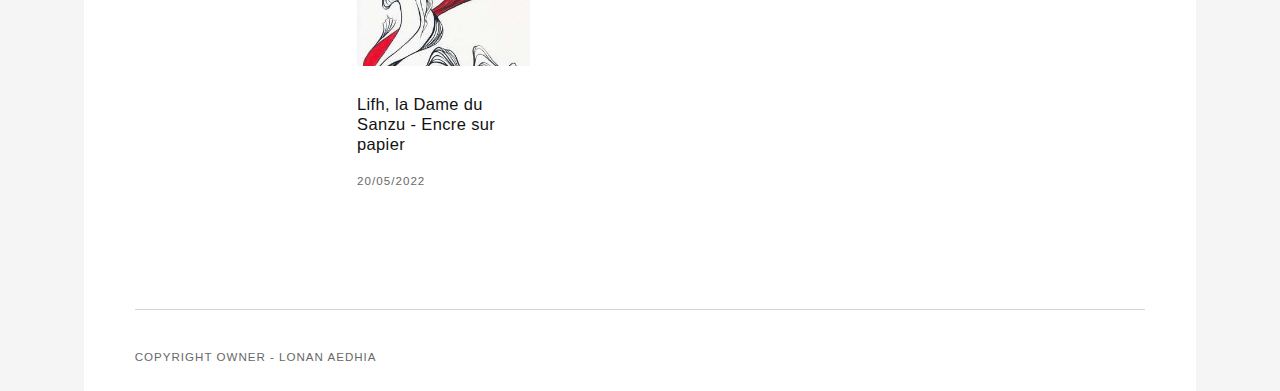
<file: ardal-dieu-du-sanzu-illustration-a-lencre.html>
<!DOCTYPE html><html lang="fr"><head><meta charset="utf-8"><meta http-equiv="X-UA-Compatible" content="IE=edge"><meta name="viewport" content="width=device-width,initial-scale=1"><title>Ardal, Dieu du Sanzu - Illustration à l&#x27;encre - Lonan Aedhia Illustrations</title><meta name="description" content="Ardal s'éveille après un comas de douze ans au fond du fleuve&hellip;"><meta name="generator" content="Publii Open-Source CMS for Static Site"><link rel="canonical" href="https://lonanaedhia.github.io/Illustration/ardal-dieu-du-sanzu-illustration-a-lencre.html"><link rel="alternate" type="application/atom+xml" href="https://lonanaedhia.github.io/Illustration/feed.xml"><link rel="alternate" type="application/json" href="https://lonanaedhia.github.io/Illustration/feed.json"><meta property="og:title" content="Ardal, Dieu du Sanzu - Illustration à l'encre"><meta property="og:image" content="https://lonanaedhia.github.io/Illustration/media/posts/3/Ardal-01.jpg"><meta property="og:site_name" content="Lonan Aedhia Illustrations"><meta property="og:description" content="Ardal s'éveille après un comas de douze ans au fond du fleuve&hellip;"><meta property="og:url" content="https://lonanaedhia.github.io/Illustration/ardal-dieu-du-sanzu-illustration-a-lencre.html"><meta property="og:type" content="article"><link rel="stylesheet" href="https://lonanaedhia.github.io/Illustration/assets/css/style.css?v=744b5aae3eb56c4a6235e2a86b6f066c"><script type="application/ld+json">{"@context":"http://schema.org","@type":"Article","mainEntityOfPage":{"@type":"WebPage","@id":"https://lonanaedhia.github.io/Illustration/ardal-dieu-du-sanzu-illustration-a-lencre.html"},"headline":"Ardal, Dieu du Sanzu - Illustration à l'encre","datePublished":"2022-05-20T17:07","dateModified":"2022-05-20T17:07","image":{"@type":"ImageObject","url":"https://lonanaedhia.github.io/Illustration/media/posts/3/Ardal-01.jpg","height":1000,"width":733},"description":"Ardal s'éveille après un comas de douze ans au fond du fleuve&hellip;","author":{"@type":"Person","name":"Lonan Aedhia","url":"https://lonanaedhia.github.io/Illustration/authors/lonan-aedhia/"},"publisher":{"@type":"Organization","name":"Lonan Aedhia","logo":{"@type":"ImageObject","url":"https://lonanaedhia.github.io/Illustration/media/website/Astrae-Etoile-close-up-2.jpg","height":1242,"width":2000}}}</script></head><body><div class="container"><header class="header" id="js-header"><a href="https://lonanaedhia.github.io/Illustration/" class="logo"><img src="https://lonanaedhia.github.io/Illustration/media/website/Astrae-Etoile-close-up-2.jpg" alt="Lonan Aedhia Illustrations"></a><nav class="navbar js-navbar"><button class="navbar__toggle js-toggle" aria-label="Menu"><span class="navbar__toggle-box"><span class="navbar__toggle-inner">Menu</span></span></button><ul class="navbar__menu"><li><a href="https://lonanaedhia.github.io/Illustration/tags/" target="_self">Illustration du Miroir des Âmes</a></li></ul></nav><div class="search"><div class="search__overlay js-search-overlay"><form action="https://lonanaedhia.github.io/Illustration/search.html" class="search__form"><input class="search__input js-search-input" type="search" name="q" placeholder="search..." aria-label="Search input" autofocus="autofocus"> <button class="search__submit">Search</button></form></div><button class="search__btn js-search-btn" aria-label="Search"><svg role="presentation" focusable="false" height="15" width="15"><use xlink:href="https://lonanaedhia.github.io/Illustration/assets/svg/svg-map.svg#search"/></svg></button></div></header><main><article class="post wrapper"><header class="hero"><p class="post__meta">By <a href="https://lonanaedhia.github.io/Illustration/authors/lonan-aedhia/" rel="author" title="Lonan Aedhia">Lonan Aedhia</a> Published on <time datetime="2022-05-20T17:07">20/05/2022</time></p><h1 class="post__title">Ardal, Dieu du Sanzu - Illustration à l&#x27;encre</h1></header><figure class="post__featured-image post__image--wide"><img src="https://lonanaedhia.github.io/Illustration/media/posts/3/Ardal-01.jpg" srcset="https://lonanaedhia.github.io/Illustration/media/posts/3/responsive/Ardal-01-xs.jpg 300w, https://lonanaedhia.github.io/Illustration/media/posts/3/responsive/Ardal-01-sm.jpg 480w, https://lonanaedhia.github.io/Illustration/media/posts/3/responsive/Ardal-01-md.jpg 768w, https://lonanaedhia.github.io/Illustration/media/posts/3/responsive/Ardal-01-lg.jpg 1024w, https://lonanaedhia.github.io/Illustration/media/posts/3/responsive/Ardal-01-xl.jpg 1360w, https://lonanaedhia.github.io/Illustration/media/posts/3/responsive/Ardal-01-2xl.jpg 1600w, https://lonanaedhia.github.io/Illustration/media/posts/3/responsive/Ardal-01-sm2.jpg 375w" sizes="(max-width: 1600px) 100vw, 1600px" loading="eager" height="1000" width="733" alt="Ardal Sanzu Illustration encre papier"><figcaption>Ardal, dieu du Sanzu - Illustration à l&#x27;encre sur papier par Lonan Aedhia Lonan Aedhia</figcaption></figure><div class="post__entry"><figure class="post__image"><img loading="lazy" src="https://lonanaedhia.github.io/Illustration/media/posts/3/Ardal-01.Ban1.jpg" sizes="(max-width: 1024px) 100vw, 1024px" srcset="https://lonanaedhia.github.io/Illustration/media/posts/3/responsive/Ardal-01.Ban1-xs.jpg 300w, https://lonanaedhia.github.io/Illustration/media/posts/3/responsive/Ardal-01.Ban1-sm.jpg 480w, https://lonanaedhia.github.io/Illustration/media/posts/3/responsive/Ardal-01.Ban1-md.jpg 768w, https://lonanaedhia.github.io/Illustration/media/posts/3/responsive/Ardal-01.Ban1-lg.jpg 1024w" alt="" width="1800" height="606"></figure><p>Ardal s'éveille après un comas de douze ans au fond du fleuve magique, le Sanzu. Ce fleuve invoqué par sa compagne, Lifh, pour le sauver des flammes dieu fou Déméthos devient le principal obstacle entre elle et Ardal pour se retrouver.  Au terme d'une quête, Ardal devient le dieu du Sanzu… Mais tout dieu qu'il est, pourra-t-il retrouver Lifh ? </p><figure class="post__image post__image--wide"><img loading="lazy" src="https://lonanaedhia.github.io/Illustration/media/posts/3/Ardal-01-2.jpg" sizes="(max-width: 1024px) 100vw, 1024px" srcset="https://lonanaedhia.github.io/Illustration/media/posts/3/responsive/Ardal-01-2-xs.jpg 300w, https://lonanaedhia.github.io/Illustration/media/posts/3/responsive/Ardal-01-2-sm.jpg 480w, https://lonanaedhia.github.io/Illustration/media/posts/3/responsive/Ardal-01-2-md.jpg 768w, https://lonanaedhia.github.io/Illustration/media/posts/3/responsive/Ardal-01-2-lg.jpg 1024w" alt="Illustration encre, Ardal dieu du Sanzu, par Lonan Aedhia" width="733" height="1000"></figure></div><footer class="post__footer"><div class="post__last-updated">This article was updated on 20/05/2022</div><div class="post__footer__col"><ul class="post__tag"><li><a href="https://lonanaedhia.github.io/Illustration/tags/miroir-des-ames/">Miroir des Âmes</a></li></ul><div class="post__share"></div></div><nav class="post__nav"><div class="post__nav__prev">Previous Post<h5><a href="https://lonanaedhia.github.io/Illustration/yatagarasu-corbeau-a-trois-pattes.html" class="inverse" rel="prev">Yatagarasu, Corbeau à trois pattes</a></h5></div><div class="post__nav__next">Next Post<h5><a href="https://lonanaedhia.github.io/Illustration/lifh-la-dame-du-sanzu-encre-sur-papier.html" class="inverse" rel="next">Lifh, la Dame du Sanzu - Encre sur papier</a></h5></div></nav><div class="post__related"><h3 class="u-h5">Related posts</h3><div class="post__related__wrap"><figure><a href="https://lonanaedhia.github.io/Illustration/lifh-la-dame-du-sanzu-encre-sur-papier.html"><img src="https://lonanaedhia.github.io/Illustration/media/posts/4/responsive/Lifh-01-SMALL-xs.jpg" loading="lazy" alt="Lifh sanzu illustration encre Lonan Aedhia"></a><figcaption><h4><a href="https://lonanaedhia.github.io/Illustration/lifh-la-dame-du-sanzu-encre-sur-papier.html" class="inverse">Lifh, la Dame du Sanzu - Encre sur papier</a></h4><time datetime="2022-05-20T20:36">20/05/2022</time></figcaption></figure></div></div></footer></article><div class="comments-area wrapper"></div></main><footer class="footer"><div class="footer__copyright">Copyright owner - Lonan Aedhia</div></footer></div><script defer="defer" src="https://lonanaedhia.github.io/Illustration/assets/js/scripts.min.js?v=b1f07db09e44ca999e985e714f8eba4e"></script><script>window.publiiThemeMenuConfig={mobileMenuMode:'sidebar',animationSpeed:300,submenuWidth: 'auto',doubleClickTime:500,mobileMenuExpandableSubmenus:true,relatedContainerForOverlayMenuSelector:'.navbar'};</script><script>/*<![CDATA[*/var images=document.querySelectorAll("img[loading]");for(var i=0;i<images.length;i++){if(images[i].complete){images[i].classList.add("is-loaded")}else{images[i].addEventListener("load",function(){this.classList.add("is-loaded")},false)}};/*]]>*/</script></body></html>
</file>
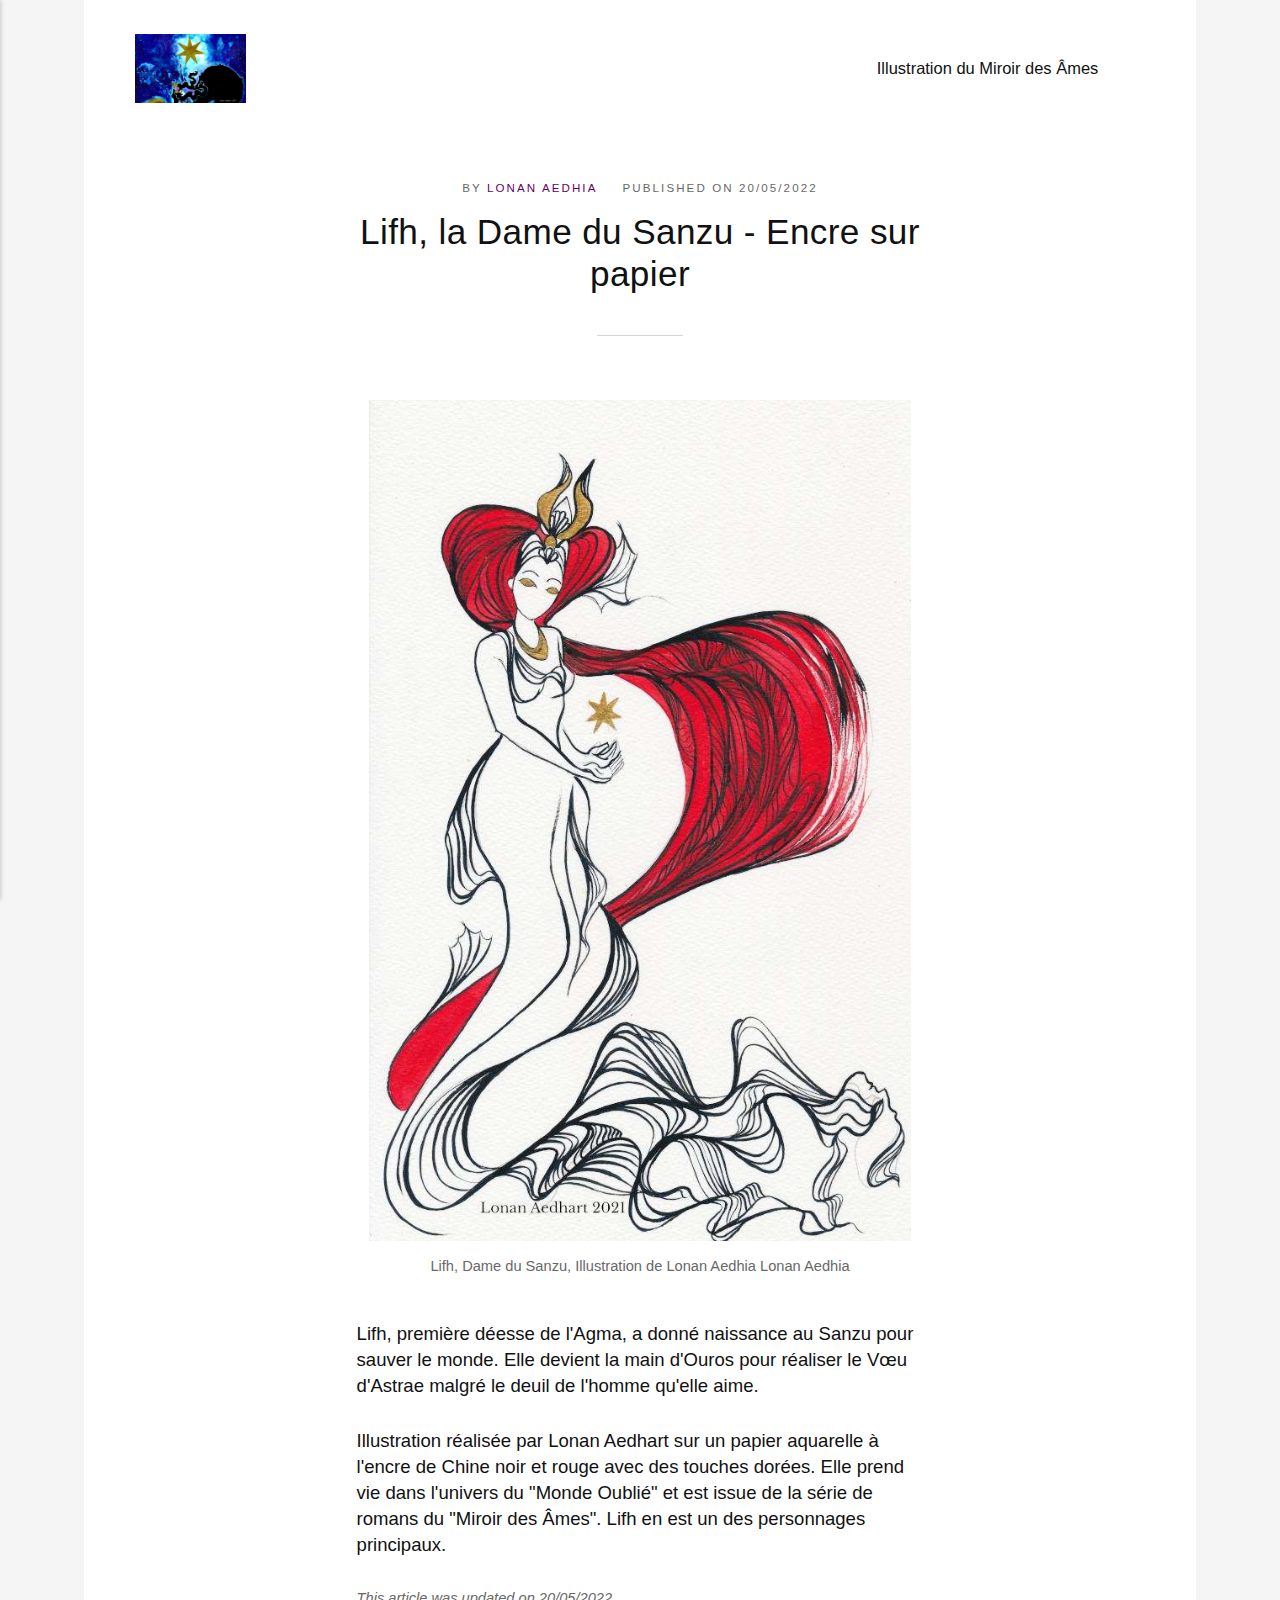
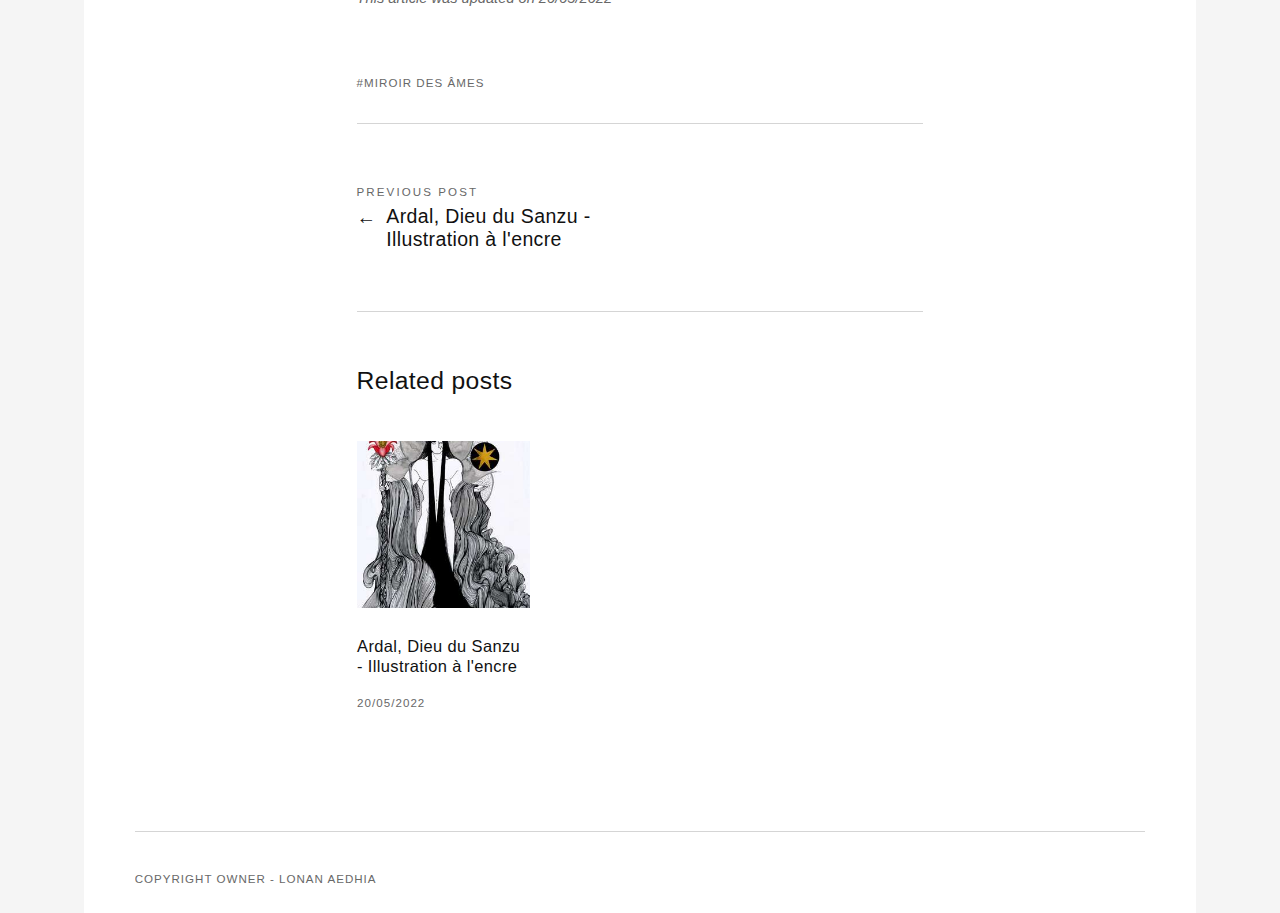
<file: lifh-la-dame-du-sanzu-encre-sur-papier.html>
<!DOCTYPE html><html lang="fr"><head><meta charset="utf-8"><meta http-equiv="X-UA-Compatible" content="IE=edge"><meta name="viewport" content="width=device-width,initial-scale=1"><title>Lifh, la Dame du Sanzu - Encre sur papier - Lonan Aedhia Illustrations</title><meta name="description" content="Lifh, première déesse de l'Agma, a donné naissance au Sanzu pour sauver&hellip;"><meta name="generator" content="Publii Open-Source CMS for Static Site"><link rel="canonical" href="https://lonanaedhia.github.io/Illustration/lifh-la-dame-du-sanzu-encre-sur-papier.html"><link rel="alternate" type="application/atom+xml" href="https://lonanaedhia.github.io/Illustration/feed.xml"><link rel="alternate" type="application/json" href="https://lonanaedhia.github.io/Illustration/feed.json"><meta property="og:title" content="Lifh, la Dame du Sanzu - Encre sur papier"><meta property="og:image" content="https://lonanaedhia.github.io/Illustration/media/posts/4/Lifh-01-SMALL.jpg"><meta property="og:site_name" content="Lonan Aedhia Illustrations"><meta property="og:description" content="Lifh, première déesse de l'Agma, a donné naissance au Sanzu pour sauver&hellip;"><meta property="og:url" content="https://lonanaedhia.github.io/Illustration/lifh-la-dame-du-sanzu-encre-sur-papier.html"><meta property="og:type" content="article"><link rel="stylesheet" href="https://lonanaedhia.github.io/Illustration/assets/css/style.css?v=744b5aae3eb56c4a6235e2a86b6f066c"><script type="application/ld+json">{"@context":"http://schema.org","@type":"Article","mainEntityOfPage":{"@type":"WebPage","@id":"https://lonanaedhia.github.io/Illustration/lifh-la-dame-du-sanzu-encre-sur-papier.html"},"headline":"Lifh, la Dame du Sanzu - Encre sur papier","datePublished":"2022-05-20T20:36","dateModified":"2022-05-20T20:36","image":{"@type":"ImageObject","url":"https://lonanaedhia.github.io/Illustration/media/posts/4/Lifh-01-SMALL.jpg","height":1000,"width":644},"description":"Lifh, première déesse de l'Agma, a donné naissance au Sanzu pour sauver&hellip;","author":{"@type":"Person","name":"Lonan Aedhia","url":"https://lonanaedhia.github.io/Illustration/authors/lonan-aedhia/"},"publisher":{"@type":"Organization","name":"Lonan Aedhia","logo":{"@type":"ImageObject","url":"https://lonanaedhia.github.io/Illustration/media/website/Astrae-Etoile-close-up-2.jpg","height":1242,"width":2000}}}</script></head><body><div class="container"><header class="header" id="js-header"><a href="https://lonanaedhia.github.io/Illustration/" class="logo"><img src="https://lonanaedhia.github.io/Illustration/media/website/Astrae-Etoile-close-up-2.jpg" alt="Lonan Aedhia Illustrations"></a><nav class="navbar js-navbar"><button class="navbar__toggle js-toggle" aria-label="Menu"><span class="navbar__toggle-box"><span class="navbar__toggle-inner">Menu</span></span></button><ul class="navbar__menu"><li><a href="https://lonanaedhia.github.io/Illustration/tags/" target="_self">Illustration du Miroir des Âmes</a></li></ul></nav><div class="search"><div class="search__overlay js-search-overlay"><form action="https://lonanaedhia.github.io/Illustration/search.html" class="search__form"><input class="search__input js-search-input" type="search" name="q" placeholder="search..." aria-label="Search input" autofocus="autofocus"> <button class="search__submit">Search</button></form></div><button class="search__btn js-search-btn" aria-label="Search"><svg role="presentation" focusable="false" height="15" width="15"><use xlink:href="https://lonanaedhia.github.io/Illustration/assets/svg/svg-map.svg#search"/></svg></button></div></header><main><article class="post wrapper"><header class="hero"><p class="post__meta">By <a href="https://lonanaedhia.github.io/Illustration/authors/lonan-aedhia/" rel="author" title="Lonan Aedhia">Lonan Aedhia</a> Published on <time datetime="2022-05-20T20:36">20/05/2022</time></p><h1 class="post__title">Lifh, la Dame du Sanzu - Encre sur papier</h1></header><figure class="post__featured-image post__image--wide"><img src="https://lonanaedhia.github.io/Illustration/media/posts/4/Lifh-01-SMALL.jpg" srcset="https://lonanaedhia.github.io/Illustration/media/posts/4/responsive/Lifh-01-SMALL-xs.jpg 300w, https://lonanaedhia.github.io/Illustration/media/posts/4/responsive/Lifh-01-SMALL-sm.jpg 480w, https://lonanaedhia.github.io/Illustration/media/posts/4/responsive/Lifh-01-SMALL-md.jpg 768w, https://lonanaedhia.github.io/Illustration/media/posts/4/responsive/Lifh-01-SMALL-lg.jpg 1024w, https://lonanaedhia.github.io/Illustration/media/posts/4/responsive/Lifh-01-SMALL-xl.jpg 1360w, https://lonanaedhia.github.io/Illustration/media/posts/4/responsive/Lifh-01-SMALL-2xl.jpg 1600w, https://lonanaedhia.github.io/Illustration/media/posts/4/responsive/Lifh-01-SMALL-sm2.jpg 375w" sizes="(max-width: 1600px) 100vw, 1600px" loading="eager" height="1000" width="644" alt="Lifh sanzu illustration encre Lonan Aedhia"><figcaption>Lifh, Dame du Sanzu, Illustration de Lonan Aedhia Lonan Aedhia</figcaption></figure><div class="post__entry"><p>Lifh, première déesse de l'Agma, a donné naissance au Sanzu pour sauver le monde. Elle devient la main d'Ouros pour réaliser le Vœu d'Astrae malgré le deuil de l'homme qu'elle aime.</p><p>Illustration réalisée par Lonan Aedhart sur un papier aquarelle à l'encre de Chine noir et rouge avec des touches dorées. Elle prend vie dans l'univers du "Monde Oublié" et est issue de la série de romans du "Miroir des Âmes". Lifh en est un des personnages principaux.  </p></div><footer class="post__footer"><div class="post__last-updated">This article was updated on 20/05/2022</div><div class="post__footer__col"><ul class="post__tag"><li><a href="https://lonanaedhia.github.io/Illustration/tags/miroir-des-ames/">Miroir des Âmes</a></li></ul><div class="post__share"></div></div><nav class="post__nav"><div class="post__nav__prev">Previous Post<h5><a href="https://lonanaedhia.github.io/Illustration/ardal-dieu-du-sanzu-illustration-a-lencre.html" class="inverse" rel="prev">Ardal, Dieu du Sanzu - Illustration à l&#x27;encre</a></h5></div></nav><div class="post__related"><h3 class="u-h5">Related posts</h3><div class="post__related__wrap"><figure><a href="https://lonanaedhia.github.io/Illustration/ardal-dieu-du-sanzu-illustration-a-lencre.html"><img src="https://lonanaedhia.github.io/Illustration/media/posts/3/responsive/Ardal-01-xs.jpg" loading="lazy" alt="Ardal Sanzu Illustration encre papier"></a><figcaption><h4><a href="https://lonanaedhia.github.io/Illustration/ardal-dieu-du-sanzu-illustration-a-lencre.html" class="inverse">Ardal, Dieu du Sanzu - Illustration à l&#x27;encre</a></h4><time datetime="2022-05-20T17:07">20/05/2022</time></figcaption></figure></div></div></footer></article><div class="comments-area wrapper"></div></main><footer class="footer"><div class="footer__copyright">Copyright owner - Lonan Aedhia</div></footer></div><script defer="defer" src="https://lonanaedhia.github.io/Illustration/assets/js/scripts.min.js?v=b1f07db09e44ca999e985e714f8eba4e"></script><script>window.publiiThemeMenuConfig={mobileMenuMode:'sidebar',animationSpeed:300,submenuWidth: 'auto',doubleClickTime:500,mobileMenuExpandableSubmenus:true,relatedContainerForOverlayMenuSelector:'.navbar'};</script><script>/*<![CDATA[*/var images=document.querySelectorAll("img[loading]");for(var i=0;i<images.length;i++){if(images[i].complete){images[i].classList.add("is-loaded")}else{images[i].addEventListener("load",function(){this.classList.add("is-loaded")},false)}};/*]]>*/</script></body></html>
</file>
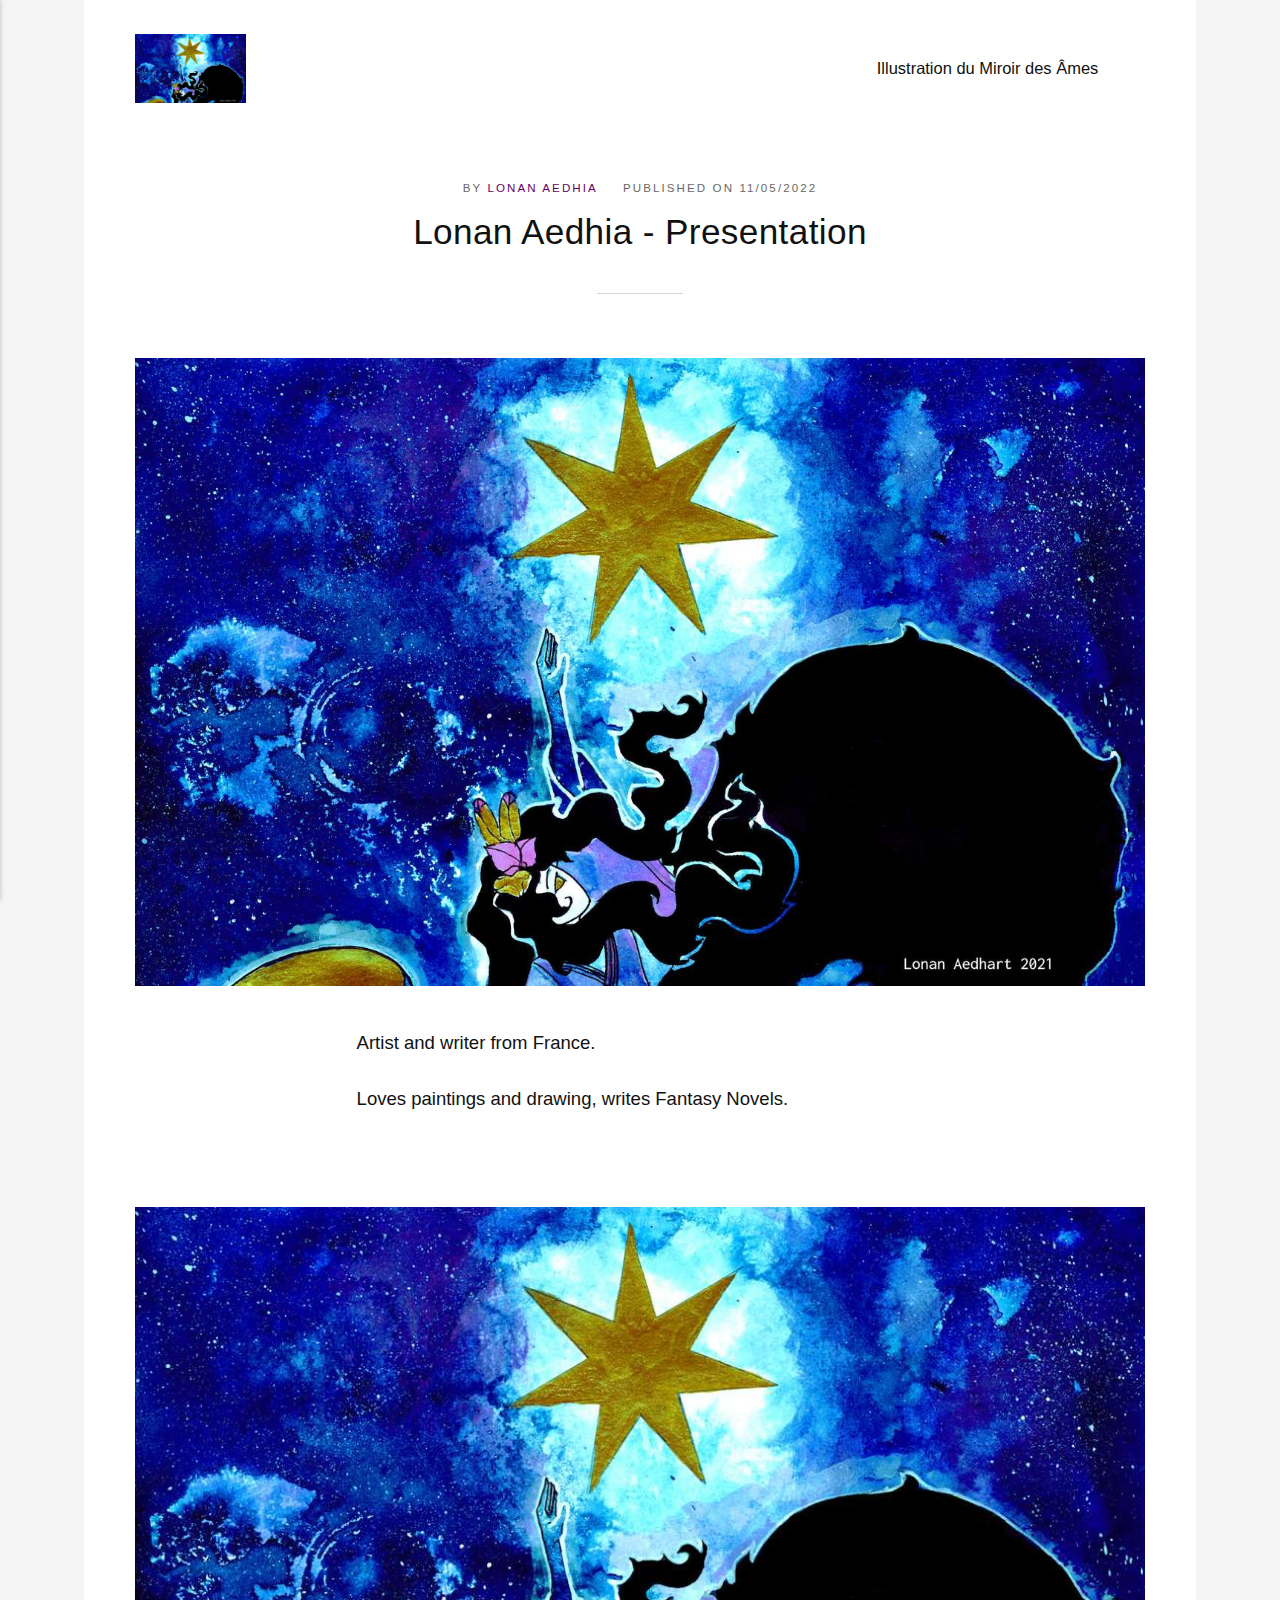
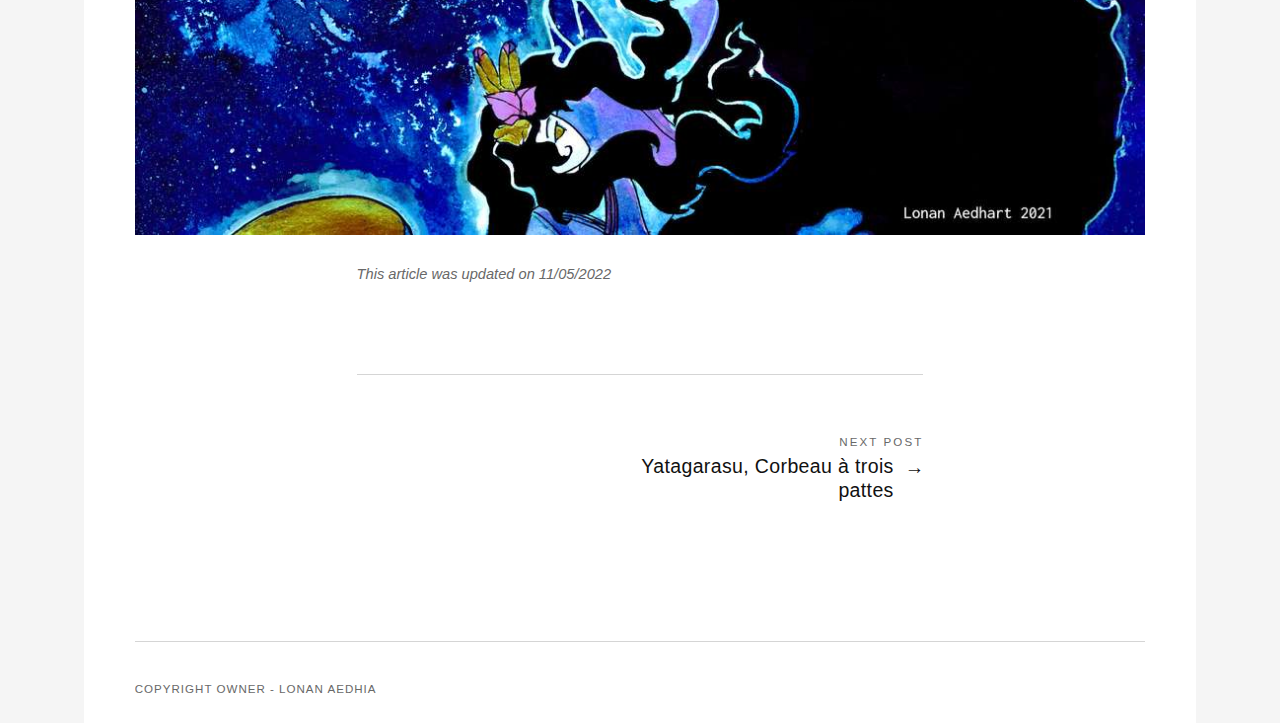
<file: lonan-aedhia-presentation.html>
<!DOCTYPE html><html lang="fr"><head><meta charset="utf-8"><meta http-equiv="X-UA-Compatible" content="IE=edge"><meta name="viewport" content="width=device-width,initial-scale=1"><title>Lonan Aedhia - Presentation - Lonan Aedhia Illustrations</title><meta name="description" content="Artist and writer from France.&nbsp; Loves paintings and drawing, writes Fantasy Novels."><meta name="generator" content="Publii Open-Source CMS for Static Site"><link rel="canonical" href="https://lonanaedhia.github.io/Illustration/lonan-aedhia-presentation.html"><link rel="alternate" type="application/atom+xml" href="https://lonanaedhia.github.io/Illustration/feed.xml"><link rel="alternate" type="application/json" href="https://lonanaedhia.github.io/Illustration/feed.json"><meta property="og:title" content="Lonan Aedhia - Presentation"><meta property="og:image" content="https://lonanaedhia.github.io/Illustration/media/posts/1/Astrae-Etoile-close-up-2-2.jpg"><meta property="og:site_name" content="Lonan Aedhia Illustrations"><meta property="og:description" content="Artist and writer from France.&nbsp; Loves paintings and drawing, writes Fantasy Novels."><meta property="og:url" content="https://lonanaedhia.github.io/Illustration/lonan-aedhia-presentation.html"><meta property="og:type" content="article"><link rel="stylesheet" href="https://lonanaedhia.github.io/Illustration/assets/css/style.css?v=744b5aae3eb56c4a6235e2a86b6f066c"><script type="application/ld+json">{"@context":"http://schema.org","@type":"Article","mainEntityOfPage":{"@type":"WebPage","@id":"https://lonanaedhia.github.io/Illustration/lonan-aedhia-presentation.html"},"headline":"Lonan Aedhia - Presentation","datePublished":"2022-05-11T10:35","dateModified":"2022-05-11T10:44","image":{"@type":"ImageObject","url":"https://lonanaedhia.github.io/Illustration/media/posts/1/Astrae-Etoile-close-up-2-2.jpg","height":1242,"width":2000},"description":"Artist and writer from France.&nbsp; Loves paintings and drawing, writes Fantasy Novels.","author":{"@type":"Person","name":"Lonan Aedhia","url":"https://lonanaedhia.github.io/Illustration/authors/lonan-aedhia/"},"publisher":{"@type":"Organization","name":"Lonan Aedhia","logo":{"@type":"ImageObject","url":"https://lonanaedhia.github.io/Illustration/media/website/Astrae-Etoile-close-up-2.jpg","height":1242,"width":2000}}}</script></head><body><div class="container"><header class="header" id="js-header"><a href="https://lonanaedhia.github.io/Illustration/" class="logo"><img src="https://lonanaedhia.github.io/Illustration/media/website/Astrae-Etoile-close-up-2.jpg" alt="Lonan Aedhia Illustrations"></a><nav class="navbar js-navbar"><button class="navbar__toggle js-toggle" aria-label="Menu"><span class="navbar__toggle-box"><span class="navbar__toggle-inner">Menu</span></span></button><ul class="navbar__menu"><li><a href="https://lonanaedhia.github.io/Illustration/tags/" target="_self">Illustration du Miroir des Âmes</a></li></ul></nav><div class="search"><div class="search__overlay js-search-overlay"><form action="https://lonanaedhia.github.io/Illustration/search.html" class="search__form"><input class="search__input js-search-input" type="search" name="q" placeholder="search..." aria-label="Search input" autofocus="autofocus"> <button class="search__submit">Search</button></form></div><button class="search__btn js-search-btn" aria-label="Search"><svg role="presentation" focusable="false" height="15" width="15"><use xlink:href="https://lonanaedhia.github.io/Illustration/assets/svg/svg-map.svg#search"/></svg></button></div></header><main><article class="post wrapper"><header class="hero"><p class="post__meta">By <a href="https://lonanaedhia.github.io/Illustration/authors/lonan-aedhia/" rel="author" title="Lonan Aedhia">Lonan Aedhia</a> Published on <time datetime="2022-05-11T10:35">11/05/2022</time></p><h1 class="post__title">Lonan Aedhia - Presentation</h1></header><figure class="post__featured-image post__image--wide"><img src="https://lonanaedhia.github.io/Illustration/media/posts/1/Astrae-Etoile-close-up-2-2.jpg" srcset="https://lonanaedhia.github.io/Illustration/media/posts/1/responsive/Astrae-Etoile-close-up-2-2-xs.jpg 300w, https://lonanaedhia.github.io/Illustration/media/posts/1/responsive/Astrae-Etoile-close-up-2-2-sm.jpg 480w, https://lonanaedhia.github.io/Illustration/media/posts/1/responsive/Astrae-Etoile-close-up-2-2-md.jpg 768w, https://lonanaedhia.github.io/Illustration/media/posts/1/responsive/Astrae-Etoile-close-up-2-2-lg.jpg 1024w, https://lonanaedhia.github.io/Illustration/media/posts/1/responsive/Astrae-Etoile-close-up-2-2-xl.jpg 1360w, https://lonanaedhia.github.io/Illustration/media/posts/1/responsive/Astrae-Etoile-close-up-2-2-2xl.jpg 1600w, https://lonanaedhia.github.io/Illustration/media/posts/1/responsive/Astrae-Etoile-close-up-2-2-sm2.jpg 375w" sizes="(max-width: 1600px) 100vw, 1600px" loading="eager" height="1242" width="2000" alt=""></figure><div class="post__entry"><p>Artist and writer from France.&nbsp;</p><p>Loves paintings and drawing, writes Fantasy Novels.</p><p>&nbsp;</p><figure class="post__image post__image--wide"><img loading="lazy" src="https://lonanaedhia.github.io/Illustration/media/posts/1/Astrae-Etoile-close-up-2.jpg" sizes="(max-width: 1024px) 100vw, 1024px" srcset="https://lonanaedhia.github.io/Illustration/media/posts/1/responsive/Astrae-Etoile-close-up-2-xs.jpg 300w, https://lonanaedhia.github.io/Illustration/media/posts/1/responsive/Astrae-Etoile-close-up-2-sm.jpg 480w, https://lonanaedhia.github.io/Illustration/media/posts/1/responsive/Astrae-Etoile-close-up-2-md.jpg 768w, https://lonanaedhia.github.io/Illustration/media/posts/1/responsive/Astrae-Etoile-close-up-2-lg.jpg 1024w" height="1242" width="2000" alt=""></figure></div><footer class="post__footer"><div class="post__last-updated">This article was updated on 11/05/2022</div><div class="post__footer__col"><div class="post__share"></div></div><nav class="post__nav"><div class="post__nav__next">Next Post<h5><a href="https://lonanaedhia.github.io/Illustration/yatagarasu-corbeau-a-trois-pattes.html" class="inverse" rel="next">Yatagarasu, Corbeau à trois pattes</a></h5></div></nav></footer></article><div class="comments-area wrapper"></div></main><footer class="footer"><div class="footer__copyright">Copyright owner - Lonan Aedhia</div></footer></div><script defer="defer" src="https://lonanaedhia.github.io/Illustration/assets/js/scripts.min.js?v=b1f07db09e44ca999e985e714f8eba4e"></script><script>window.publiiThemeMenuConfig={mobileMenuMode:'sidebar',animationSpeed:300,submenuWidth: 'auto',doubleClickTime:500,mobileMenuExpandableSubmenus:true,relatedContainerForOverlayMenuSelector:'.navbar'};</script><script>/*<![CDATA[*/var images=document.querySelectorAll("img[loading]");for(var i=0;i<images.length;i++){if(images[i].complete){images[i].classList.add("is-loaded")}else{images[i].addEventListener("load",function(){this.classList.add("is-loaded")},false)}};/*]]>*/</script></body></html>
</file>
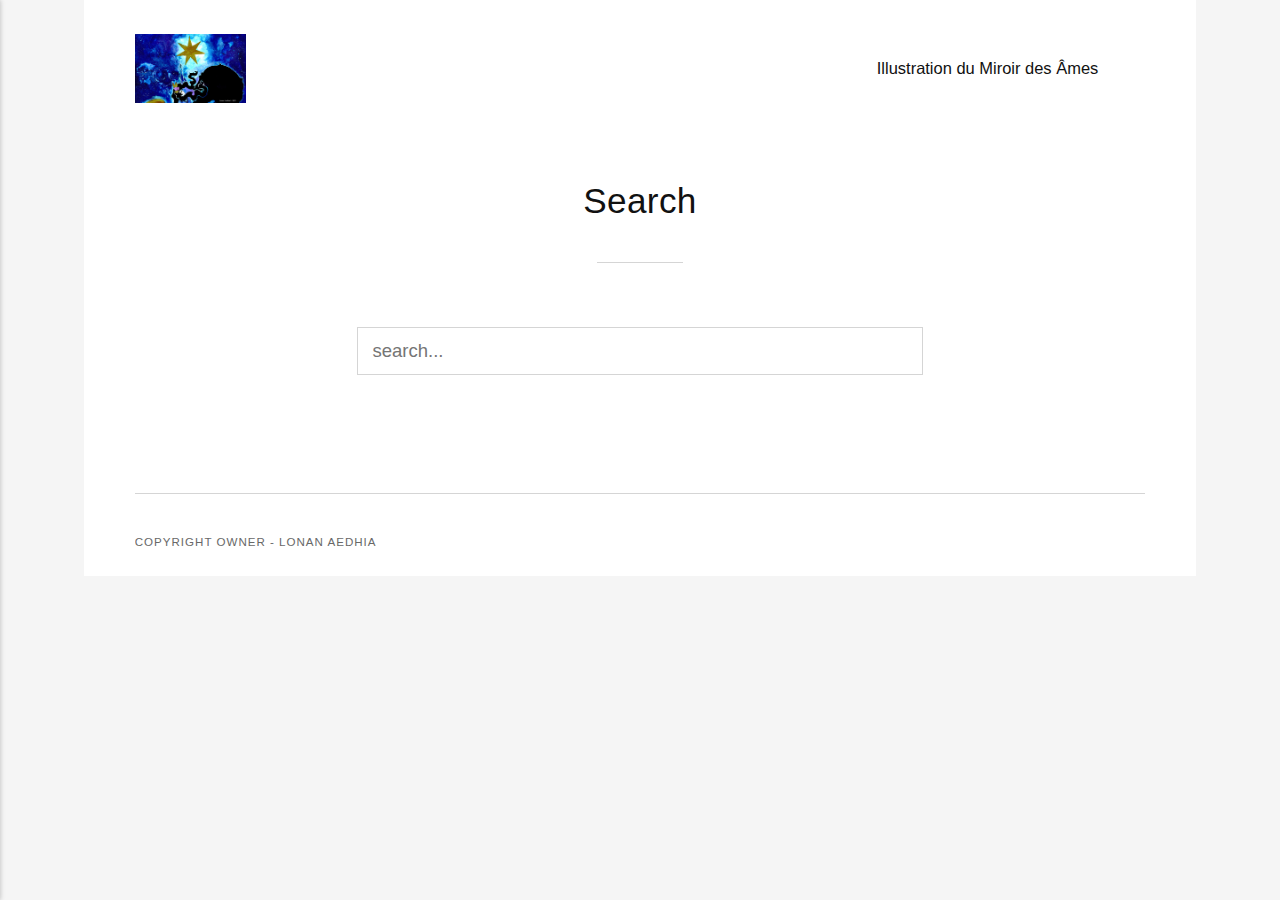
<file: search.html>
<!DOCTYPE html><html lang="fr"><head><meta charset="utf-8"><meta http-equiv="X-UA-Compatible" content="IE=edge"><meta name="viewport" content="width=device-width,initial-scale=1"><title>Search - Lonan Aedhia Illustrations</title><meta name="robots" content="noindex, follow"><meta name="generator" content="Publii Open-Source CMS for Static Site"><link rel="alternate" type="application/atom+xml" href="https://lonanaedhia.github.io/Illustration/feed.xml"><link rel="alternate" type="application/json" href="https://lonanaedhia.github.io/Illustration/feed.json"><meta property="og:title" content="Lonan Aedhia Illustrations"><meta property="og:image" content="https://lonanaedhia.github.io/Illustration/media/website/Astrae-Etoile-close-up-2.jpg"><meta property="og:site_name" content="Lonan Aedhia Illustrations"><meta property="og:description" content="Portfolio de Lonan Aedhia"><meta property="og:url" content="https://lonanaedhia.github.io/Illustration/"><meta property="og:type" content="website"><link rel="stylesheet" href="https://lonanaedhia.github.io/Illustration/assets/css/style.css?v=744b5aae3eb56c4a6235e2a86b6f066c"><script type="application/ld+json">{"@context":"http://schema.org","@type":"Organization","name":"Lonan Aedhia Illustrations","logo":"https://lonanaedhia.github.io/Illustration/media/website/Astrae-Etoile-close-up-2.jpg","url":"https://lonanaedhia.github.io/Illustration/"}</script></head><body><div class="container"><header class="header" id="js-header"><a href="https://lonanaedhia.github.io/Illustration/" class="logo"><img src="https://lonanaedhia.github.io/Illustration/media/website/Astrae-Etoile-close-up-2.jpg" alt="Lonan Aedhia Illustrations"></a><nav class="navbar js-navbar"><button class="navbar__toggle js-toggle" aria-label="Menu"><span class="navbar__toggle-box"><span class="navbar__toggle-inner">Menu</span></span></button><ul class="navbar__menu"><li><a href="https://lonanaedhia.github.io/Illustration/tags/" target="_self">Illustration du Miroir des Âmes</a></li></ul></nav><div class="search"><div class="search__overlay js-search-overlay"><form action="https://lonanaedhia.github.io/Illustration/search.html" class="search__form"><input class="search__input js-search-input" type="search" name="q" placeholder="search..." aria-label="Search input" autofocus="autofocus"> <button class="search__submit">Search</button></form></div><button class="search__btn js-search-btn" aria-label="Search"><svg role="presentation" focusable="false" height="15" width="15"><use xlink:href="https://lonanaedhia.github.io/Illustration/assets/svg/svg-map.svg#search"/></svg></button></div></header><main><div class="hero wrapper"><h1>Search</h1></div><div class="wrapper search-page"><form action="https://lonanaedhia.github.io/Illustration/search.html"><input type="search" name="q" placeholder="search..." class="search-page__input"></form><script>(function () {
						var cx = '';
						var gcse = document.createElement('script');
						gcse.type  = 'text/javascript';
						gcse.async = true;
						gcse.src   = 'https://cse.google.com/cse.js?cx=' + cx;
						var s = document.getElementsByTagName('script')[0];
						s.parentNode.insertBefore(gcse, s);
					})();</script><gcse:searchresults-only></gcse:searchresults-only></div></main><footer class="footer"><div class="footer__copyright">Copyright owner - Lonan Aedhia</div></footer></div><script defer="defer" src="https://lonanaedhia.github.io/Illustration/assets/js/scripts.min.js?v=b1f07db09e44ca999e985e714f8eba4e"></script><script>window.publiiThemeMenuConfig={mobileMenuMode:'sidebar',animationSpeed:300,submenuWidth: 'auto',doubleClickTime:500,mobileMenuExpandableSubmenus:true,relatedContainerForOverlayMenuSelector:'.navbar'};</script><script>/*<![CDATA[*/var images=document.querySelectorAll("img[loading]");for(var i=0;i<images.length;i++){if(images[i].complete){images[i].classList.add("is-loaded")}else{images[i].addEventListener("load",function(){this.classList.add("is-loaded")},false)}};/*]]>*/</script></body></html>
</file>
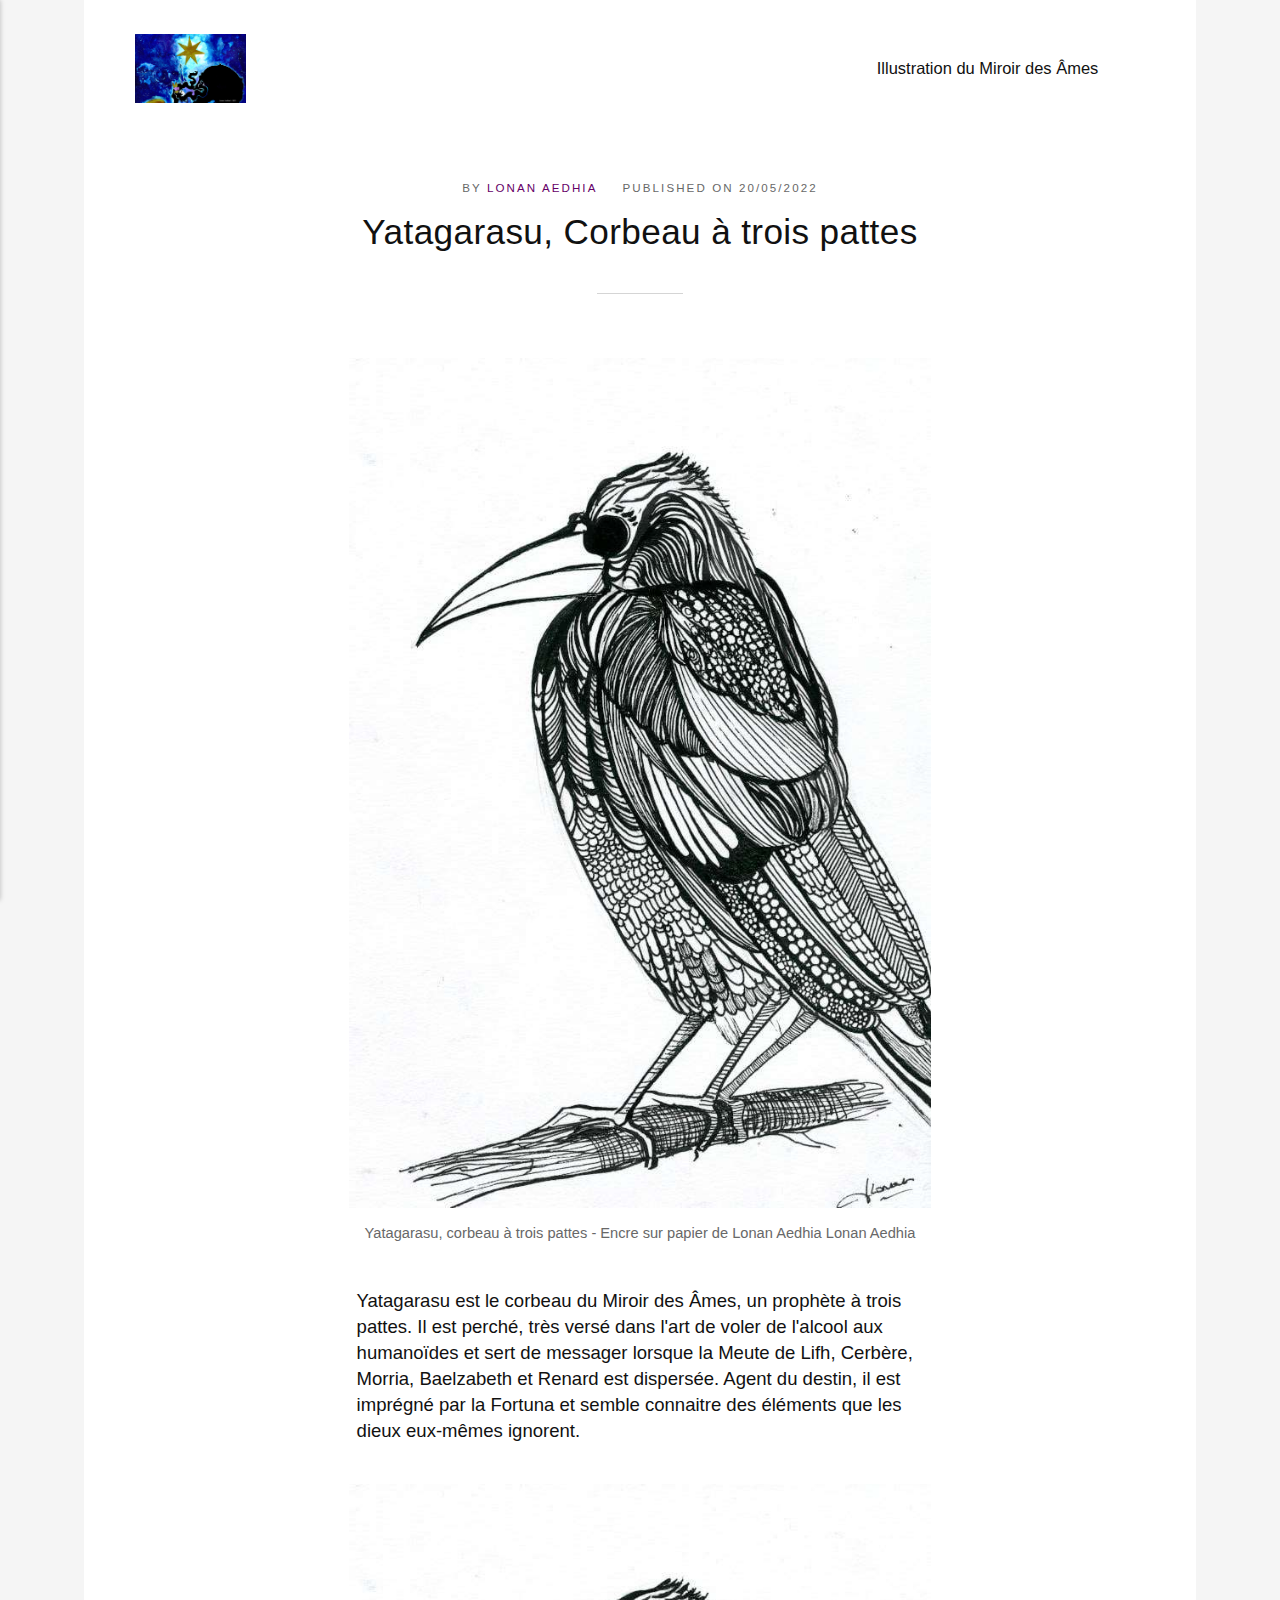
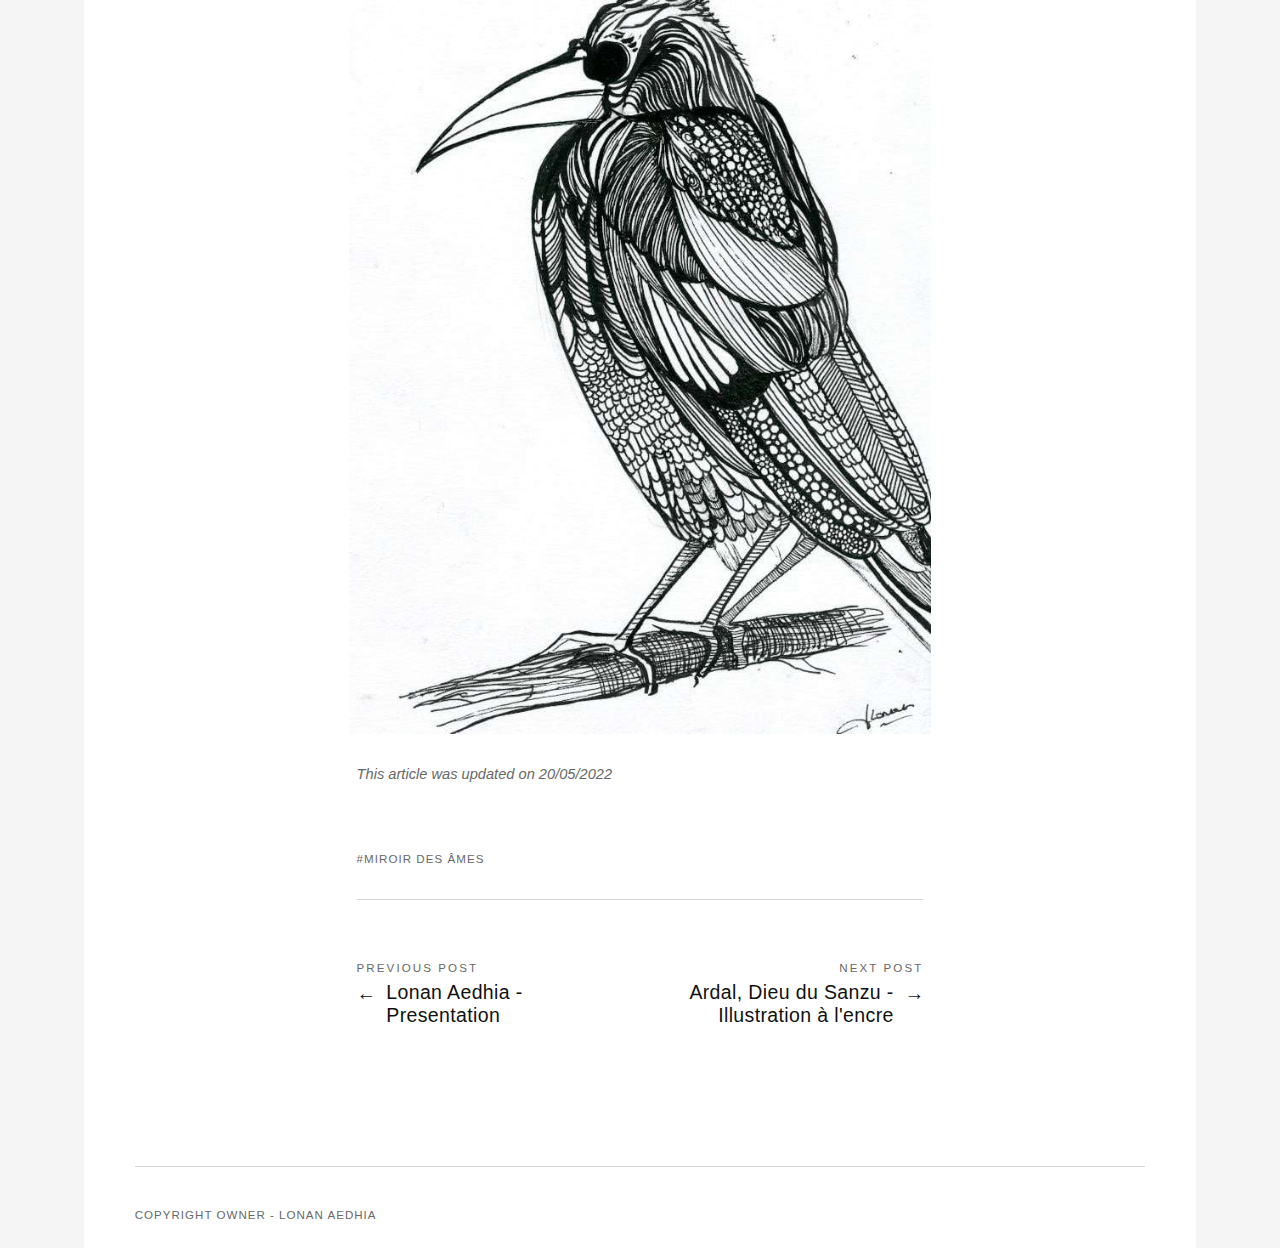
<file: yatagarasu-corbeau-a-trois-pattes.html>
<!DOCTYPE html><html lang="fr"><head><meta charset="utf-8"><meta http-equiv="X-UA-Compatible" content="IE=edge"><meta name="viewport" content="width=device-width,initial-scale=1"><title>Yatagarasu, Corbeau à trois pattes - Lonan Aedhia Illustrations</title><meta name="description" content="Yatagarasu est le corbeau du Miroir des Âmes, un prophète à trois&hellip;"><meta name="generator" content="Publii Open-Source CMS for Static Site"><link rel="canonical" href="https://lonanaedhia.github.io/Illustration/yatagarasu-corbeau-a-trois-pattes.html"><link rel="alternate" type="application/atom+xml" href="https://lonanaedhia.github.io/Illustration/feed.xml"><link rel="alternate" type="application/json" href="https://lonanaedhia.github.io/Illustration/feed.json"><meta property="og:title" content="Yatagarasu, Corbeau à trois pattes"><meta property="og:image" content="https://lonanaedhia.github.io/Illustration/media/posts/2/243455613_384932749765584_7903655643948438683_n.jpg"><meta property="og:site_name" content="Lonan Aedhia Illustrations"><meta property="og:description" content="Yatagarasu est le corbeau du Miroir des Âmes, un prophète à trois&hellip;"><meta property="og:url" content="https://lonanaedhia.github.io/Illustration/yatagarasu-corbeau-a-trois-pattes.html"><meta property="og:type" content="article"><link rel="stylesheet" href="https://lonanaedhia.github.io/Illustration/assets/css/style.css?v=744b5aae3eb56c4a6235e2a86b6f066c"><script type="application/ld+json">{"@context":"http://schema.org","@type":"Article","mainEntityOfPage":{"@type":"WebPage","@id":"https://lonanaedhia.github.io/Illustration/yatagarasu-corbeau-a-trois-pattes.html"},"headline":"Yatagarasu, Corbeau à trois pattes","datePublished":"2022-05-20T16:59","dateModified":"2022-05-20T16:59","image":{"@type":"ImageObject","url":"https://lonanaedhia.github.io/Illustration/media/posts/2/243455613_384932749765584_7903655643948438683_n.jpg","height":1000,"width":685},"description":"Yatagarasu est le corbeau du Miroir des Âmes, un prophète à trois&hellip;","author":{"@type":"Person","name":"Lonan Aedhia","url":"https://lonanaedhia.github.io/Illustration/authors/lonan-aedhia/"},"publisher":{"@type":"Organization","name":"Lonan Aedhia","logo":{"@type":"ImageObject","url":"https://lonanaedhia.github.io/Illustration/media/website/Astrae-Etoile-close-up-2.jpg","height":1242,"width":2000}}}</script></head><body><div class="container"><header class="header" id="js-header"><a href="https://lonanaedhia.github.io/Illustration/" class="logo"><img src="https://lonanaedhia.github.io/Illustration/media/website/Astrae-Etoile-close-up-2.jpg" alt="Lonan Aedhia Illustrations"></a><nav class="navbar js-navbar"><button class="navbar__toggle js-toggle" aria-label="Menu"><span class="navbar__toggle-box"><span class="navbar__toggle-inner">Menu</span></span></button><ul class="navbar__menu"><li><a href="https://lonanaedhia.github.io/Illustration/tags/" target="_self">Illustration du Miroir des Âmes</a></li></ul></nav><div class="search"><div class="search__overlay js-search-overlay"><form action="https://lonanaedhia.github.io/Illustration/search.html" class="search__form"><input class="search__input js-search-input" type="search" name="q" placeholder="search..." aria-label="Search input" autofocus="autofocus"> <button class="search__submit">Search</button></form></div><button class="search__btn js-search-btn" aria-label="Search"><svg role="presentation" focusable="false" height="15" width="15"><use xlink:href="https://lonanaedhia.github.io/Illustration/assets/svg/svg-map.svg#search"/></svg></button></div></header><main><article class="post wrapper"><header class="hero"><p class="post__meta">By <a href="https://lonanaedhia.github.io/Illustration/authors/lonan-aedhia/" rel="author" title="Lonan Aedhia">Lonan Aedhia</a> Published on <time datetime="2022-05-20T16:59">20/05/2022</time></p><h1 class="post__title">Yatagarasu, Corbeau à trois pattes</h1></header><figure class="post__featured-image post__image--wide"><img src="https://lonanaedhia.github.io/Illustration/media/posts/2/243455613_384932749765584_7903655643948438683_n.jpg" srcset="https://lonanaedhia.github.io/Illustration/media/posts/2/responsive/243455613_384932749765584_7903655643948438683_n-xs.jpg 300w, https://lonanaedhia.github.io/Illustration/media/posts/2/responsive/243455613_384932749765584_7903655643948438683_n-sm.jpg 480w, https://lonanaedhia.github.io/Illustration/media/posts/2/responsive/243455613_384932749765584_7903655643948438683_n-md.jpg 768w, https://lonanaedhia.github.io/Illustration/media/posts/2/responsive/243455613_384932749765584_7903655643948438683_n-lg.jpg 1024w, https://lonanaedhia.github.io/Illustration/media/posts/2/responsive/243455613_384932749765584_7903655643948438683_n-xl.jpg 1360w, https://lonanaedhia.github.io/Illustration/media/posts/2/responsive/243455613_384932749765584_7903655643948438683_n-2xl.jpg 1600w, https://lonanaedhia.github.io/Illustration/media/posts/2/responsive/243455613_384932749765584_7903655643948438683_n-sm2.jpg 375w" sizes="(max-width: 1600px) 100vw, 1600px" loading="eager" height="1000" width="685" alt="Corbeau Illustration - Lonan Aedhia"><figcaption>Yatagarasu, corbeau à trois pattes - Encre sur papier de Lonan Aedhia Lonan Aedhia</figcaption></figure><div class="post__entry"><p>Yatagarasu est le corbeau du Miroir des Âmes, un prophète à trois pattes. Il est perché, très versé dans l'art de voler de l'alcool aux humanoïdes et sert de messager lorsque la Meute de Lifh, Cerbère, Morria, Baelzabeth et Renard est dispersée. Agent du destin, il est imprégné par la Fortuna et semble connaitre des éléments que les dieux eux-mêmes ignorent. </p><figure class="post__image post__image--wide"><img loading="lazy" src="https://lonanaedhia.github.io/Illustration/media/posts/2/243455613_384932749765584_7903655643948438683_n-2.jpg" sizes="(max-width: 1024px) 100vw, 1024px" srcset="https://lonanaedhia.github.io/Illustration/media/posts/2/responsive/243455613_384932749765584_7903655643948438683_n-2-xs.jpg 300w, https://lonanaedhia.github.io/Illustration/media/posts/2/responsive/243455613_384932749765584_7903655643948438683_n-2-sm.jpg 480w, https://lonanaedhia.github.io/Illustration/media/posts/2/responsive/243455613_384932749765584_7903655643948438683_n-2-md.jpg 768w, https://lonanaedhia.github.io/Illustration/media/posts/2/responsive/243455613_384932749765584_7903655643948438683_n-2-lg.jpg 1024w" alt="Corbeau illustration encre" width="685" height="1000"></figure></div><footer class="post__footer"><div class="post__last-updated">This article was updated on 20/05/2022</div><div class="post__footer__col"><ul class="post__tag"><li><a href="https://lonanaedhia.github.io/Illustration/tags/miroir-des-ames/">Miroir des Âmes</a></li></ul><div class="post__share"></div></div><nav class="post__nav"><div class="post__nav__prev">Previous Post<h5><a href="https://lonanaedhia.github.io/Illustration/lonan-aedhia-presentation.html" class="inverse" rel="prev">Lonan Aedhia - Presentation</a></h5></div><div class="post__nav__next">Next Post<h5><a href="https://lonanaedhia.github.io/Illustration/ardal-dieu-du-sanzu-illustration-a-lencre.html" class="inverse" rel="next">Ardal, Dieu du Sanzu - Illustration à l&#x27;encre</a></h5></div></nav></footer></article><div class="comments-area wrapper"></div></main><footer class="footer"><div class="footer__copyright">Copyright owner - Lonan Aedhia</div></footer></div><script defer="defer" src="https://lonanaedhia.github.io/Illustration/assets/js/scripts.min.js?v=b1f07db09e44ca999e985e714f8eba4e"></script><script>window.publiiThemeMenuConfig={mobileMenuMode:'sidebar',animationSpeed:300,submenuWidth: 'auto',doubleClickTime:500,mobileMenuExpandableSubmenus:true,relatedContainerForOverlayMenuSelector:'.navbar'};</script><script>/*<![CDATA[*/var images=document.querySelectorAll("img[loading]");for(var i=0;i<images.length;i++){if(images[i].complete){images[i].classList.add("is-loaded")}else{images[i].addEventListener("load",function(){this.classList.add("is-loaded")},false)}};/*]]>*/</script></body></html>
</file>
